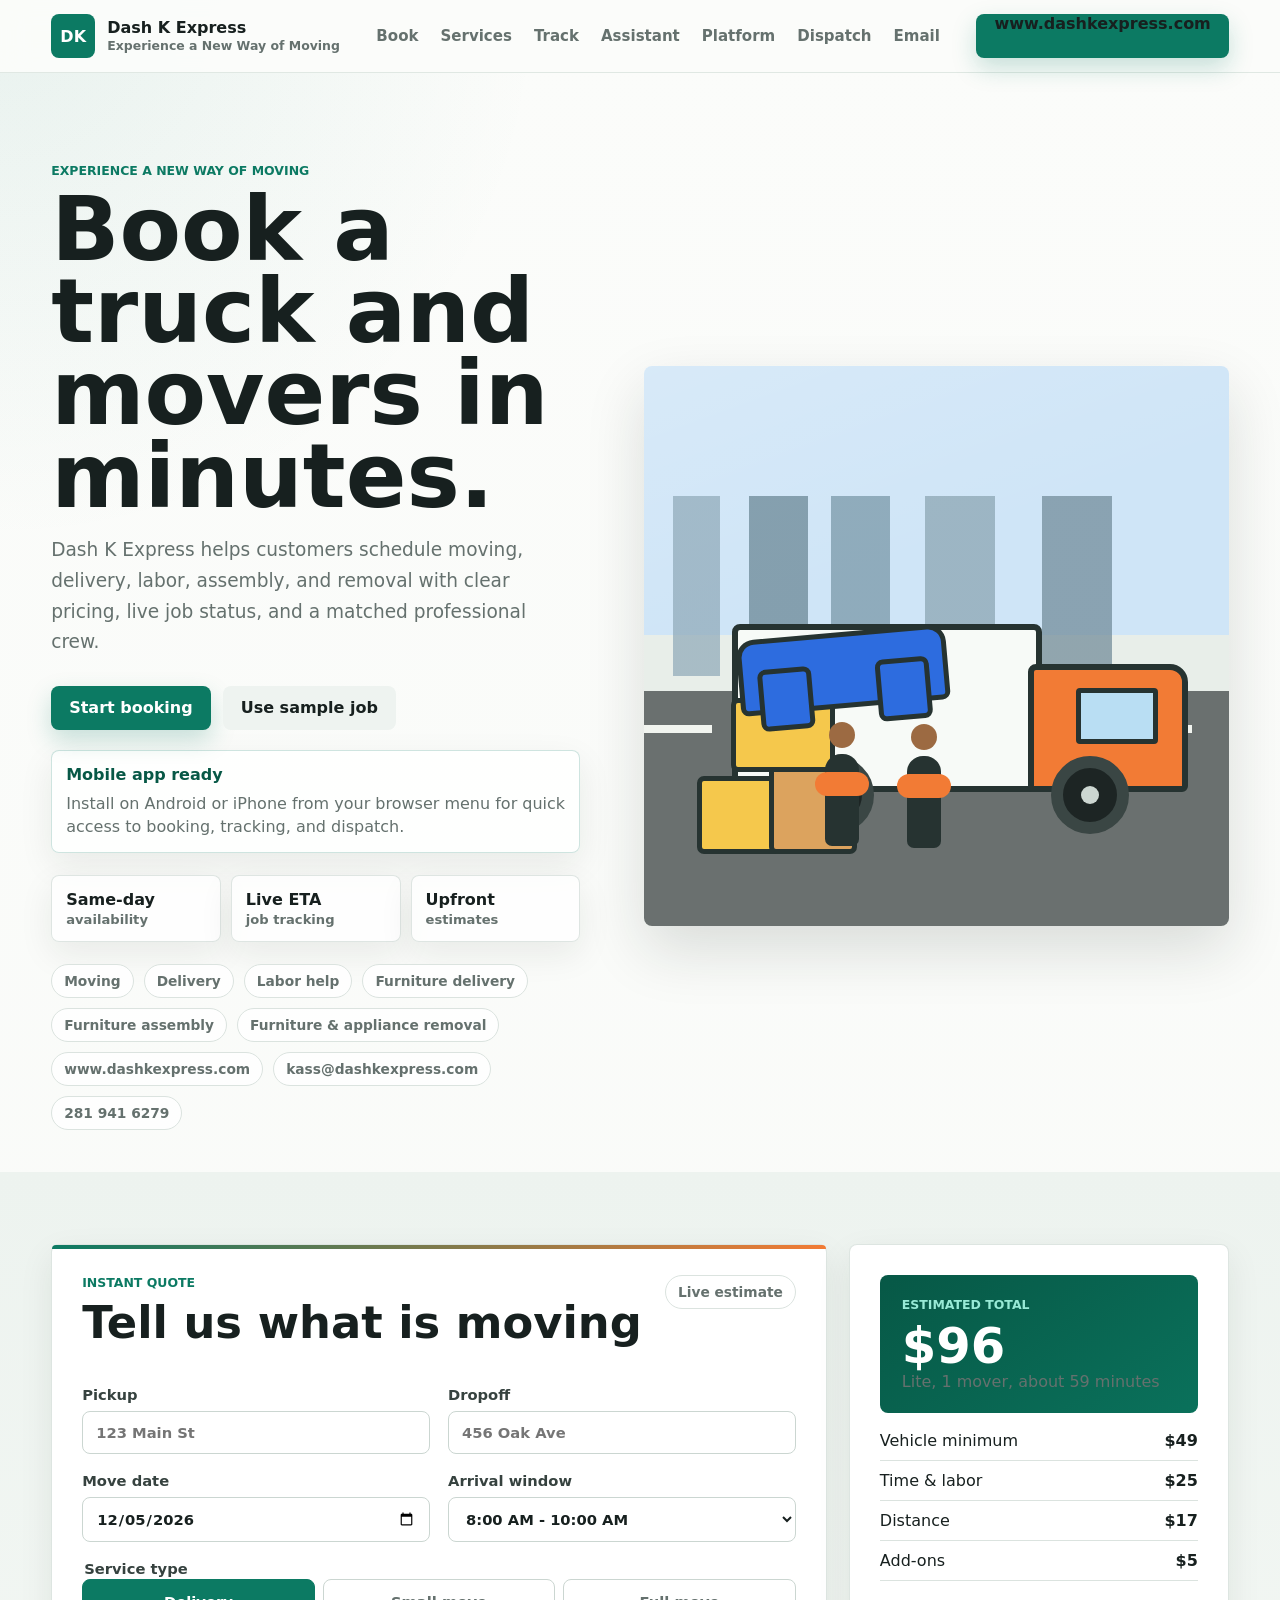
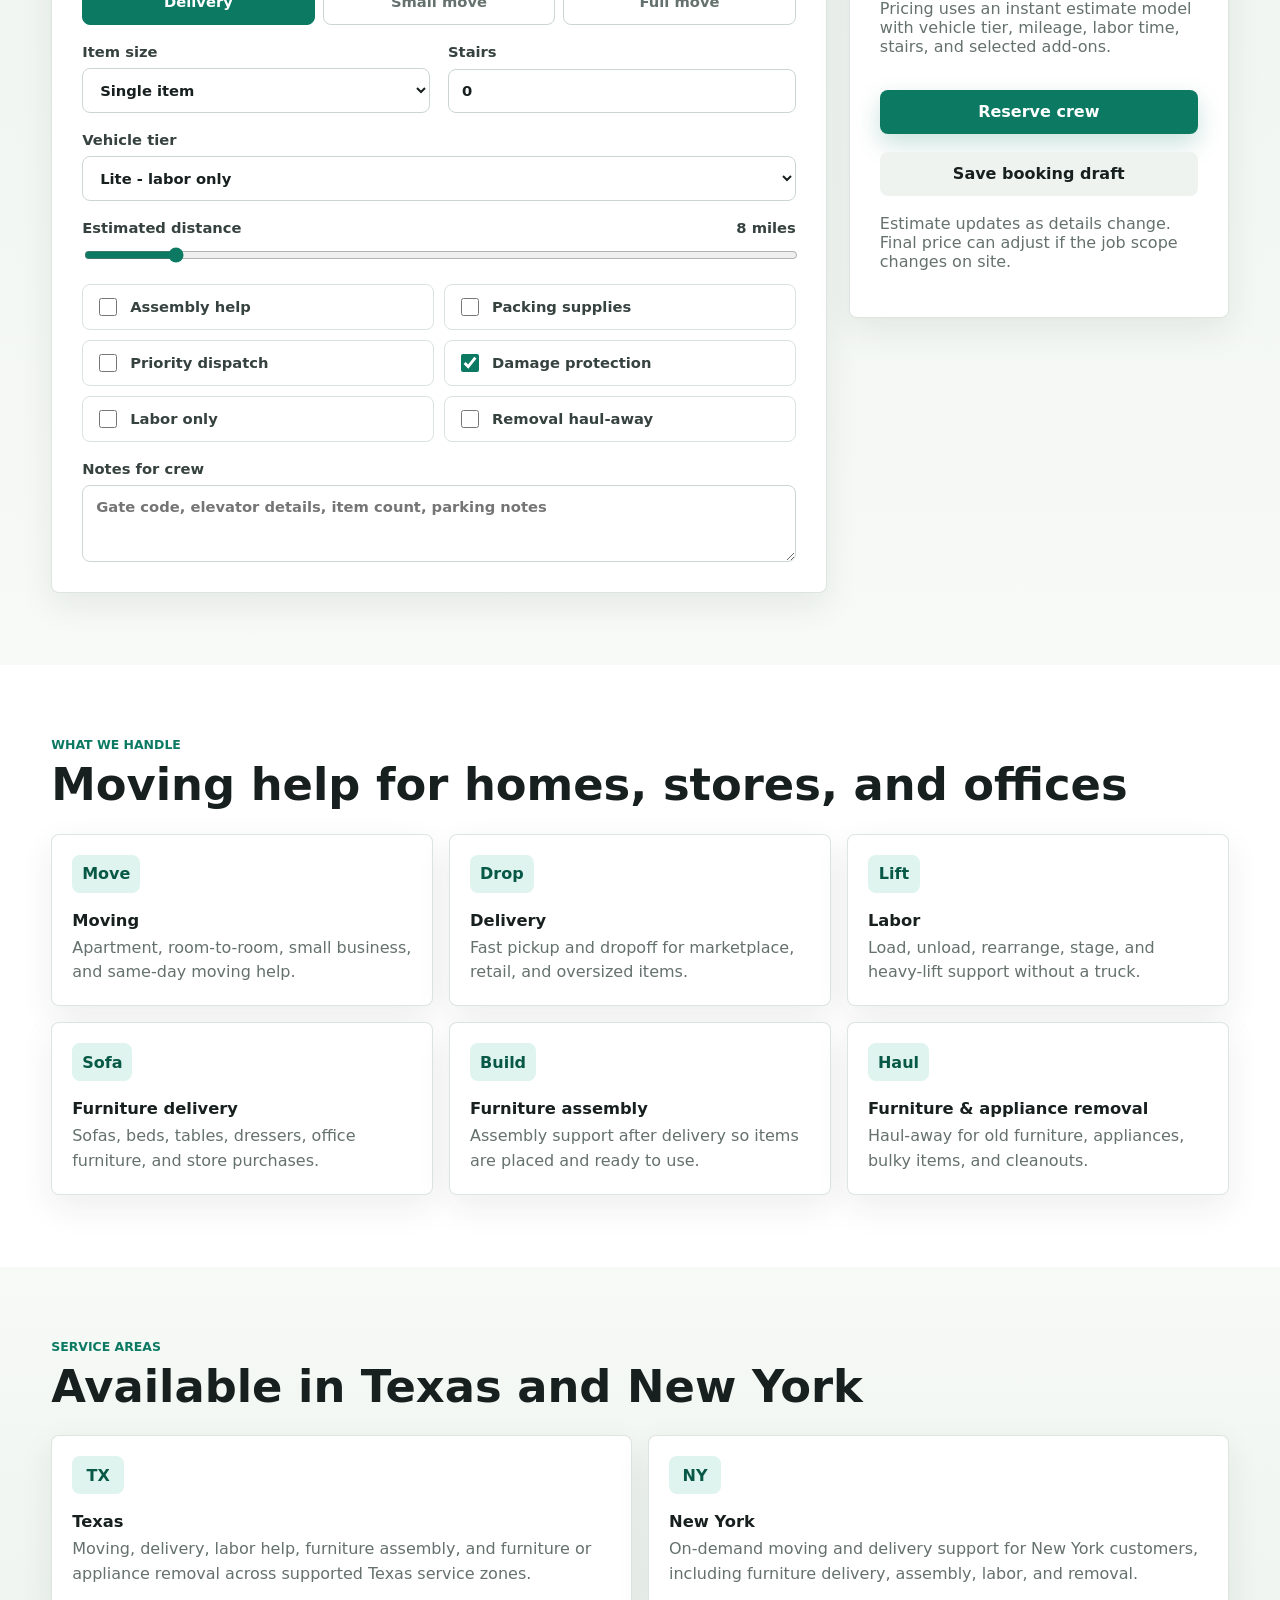
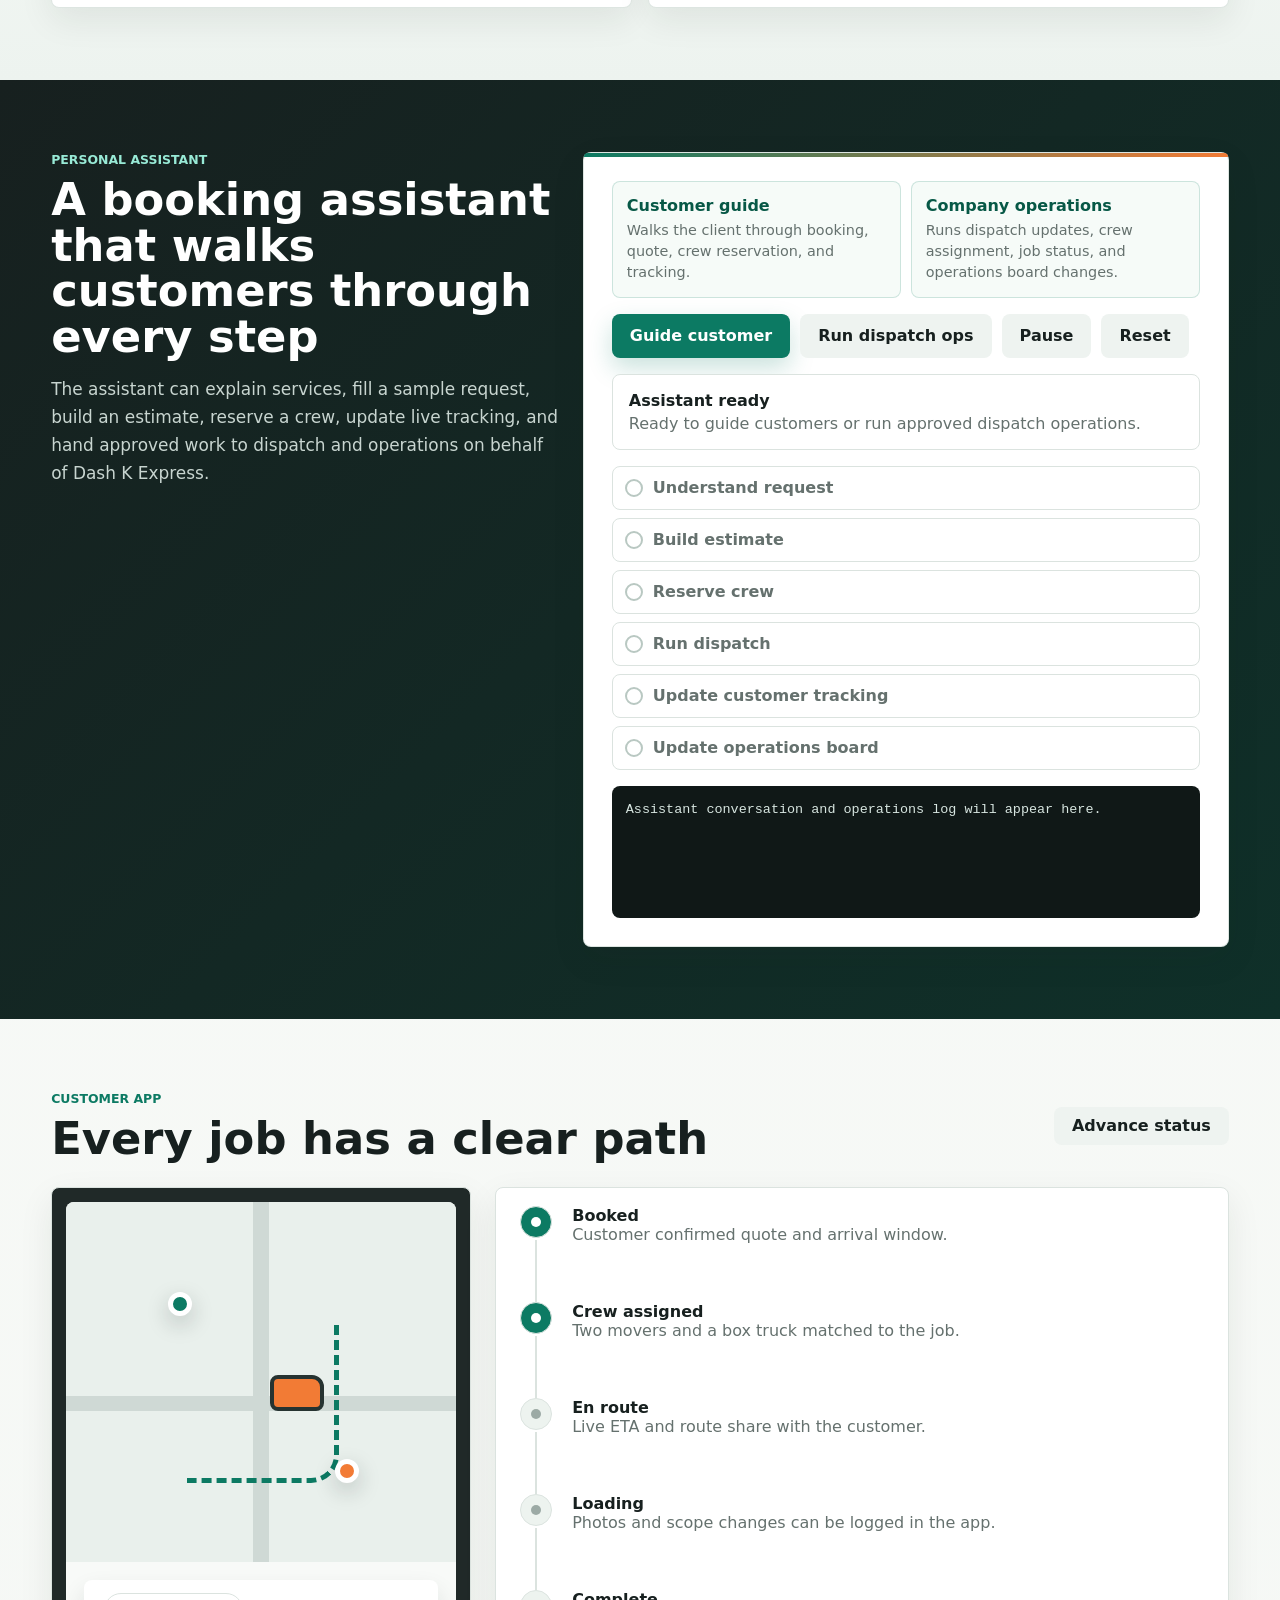
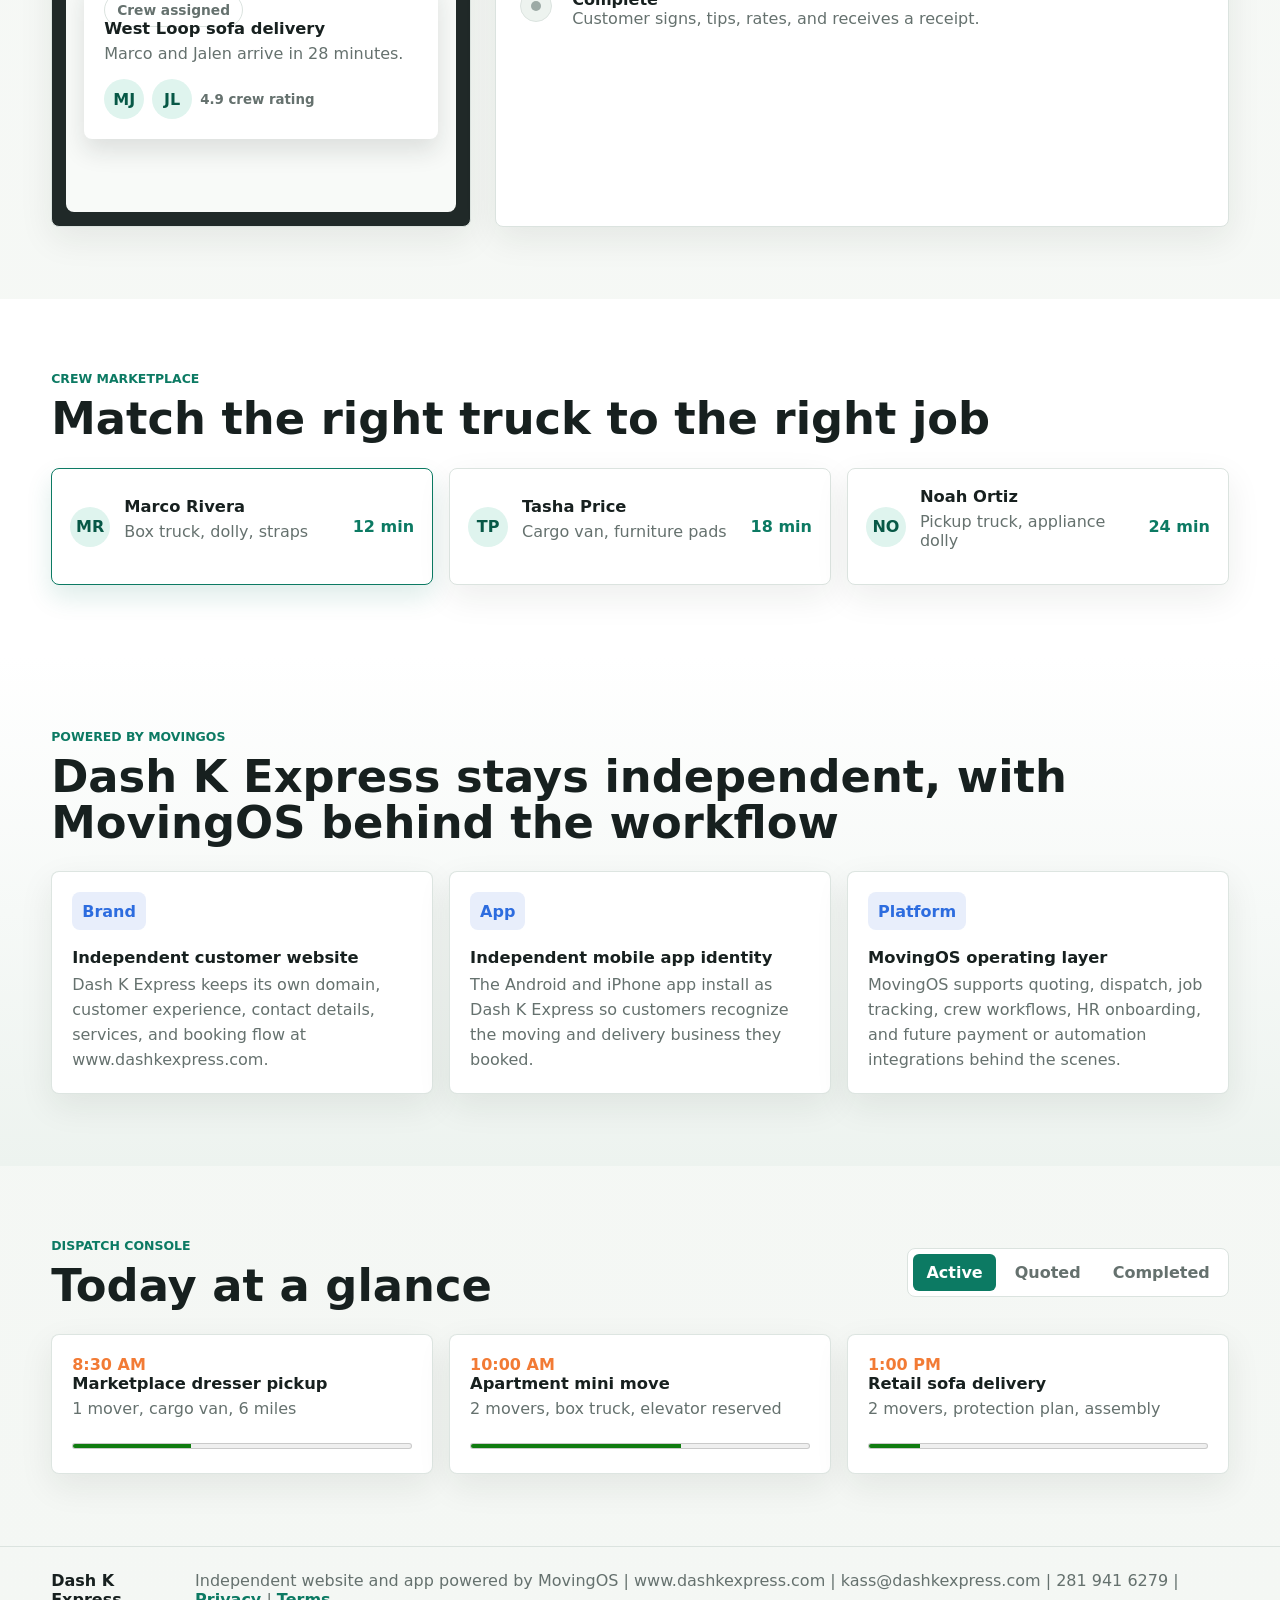
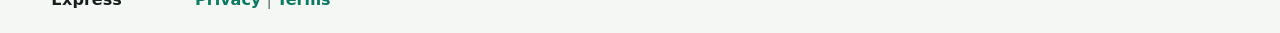
<file: index.html>
<!doctype html>
<html lang="en">
  <head>
    <meta charset="utf-8">
    <meta name="viewport" content="width=device-width, initial-scale=1">
    <title>Dash K Express | Moving & Delivery</title>
    <meta name="description" content="Dash K Express moving and delivery booking app for www.dashkexpress.com. Experience a New Way of Moving. Contact kass@dashkexpress.com or 281 941 6279.">
    <link rel="canonical" href="https://www.dashkexpress.com/">
    <meta name="theme-color" content="#0c7a63">
    <meta name="apple-mobile-web-app-capable" content="yes">
    <meta name="apple-mobile-web-app-status-bar-style" content="default">
    <meta name="apple-mobile-web-app-title" content="Dash K Express">
    <link rel="manifest" href="manifest.webmanifest?v=14">
    <link rel="icon" href="icons/icon.svg" type="image/svg+xml">
    <link rel="apple-touch-icon" href="icons/apple-touch-icon.svg">
    <link rel="stylesheet" href="styles.css?v=13">
  </head>
  <body>
    <header class="topbar">
      <a class="brand" href="#booking" aria-label="Dash K Express home">
        <span class="brand-mark">DK</span>
        <span>
          <strong>Dash K Express</strong>
          <small>Experience a New Way of Moving</small>
        </span>
      </a>
      <nav aria-label="Primary">
        <a href="#booking">Book</a>
        <a href="#services">Services</a>
        <a href="#tracking">Track</a>
        <a href="#assistant">Assistant</a>
        <a href="#platform">Platform</a>
        <a href="#ops">Dispatch</a>
        <a href="mailto:kass@dashkexpress.com">Email</a>
      </nav>
      <a class="call-button" href="https://www.dashkexpress.com/">www.dashkexpress.com</a>
    </header>

    <main>
      <section class="hero" id="booking">
        <div class="hero-copy">
          <p class="eyebrow">Experience a New Way of Moving</p>
          <h1>Book a truck and movers in minutes.</h1>
          <p class="hero-text">Dash K Express helps customers schedule moving, delivery, labor, assembly, and removal with clear pricing, live job status, and a matched professional crew.</p>
          <div class="hero-actions">
            <button class="primary-action" data-scroll-target="quote-form">Start booking</button>
            <button class="ghost-action" data-fill-demo>Use sample job</button>
          </div>
          <div class="app-install-card">
            <span id="app-install-status">Mobile app ready</span>
            <p>Install on Android or iPhone from your browser menu for quick access to booking, tracking, and dispatch.</p>
            <button class="ghost-action compact" type="button" id="install-app-button" hidden>Install app</button>
          </div>
          <div class="hero-metrics" aria-label="Service confidence metrics">
            <div><strong>Same-day</strong><span>availability</span></div>
            <div><strong>Live ETA</strong><span>job tracking</span></div>
            <div><strong>Upfront</strong><span>estimates</span></div>
          </div>
          <div class="service-strip" aria-label="Service highlights">
            <span>Moving</span>
            <span>Delivery</span>
            <span>Labor help</span>
            <span>Furniture delivery</span>
            <span>Furniture assembly</span>
            <span>Furniture & appliance removal</span>
            <span>www.dashkexpress.com</span>
            <span>kass@dashkexpress.com</span>
            <span>281 941 6279</span>
          </div>
        </div>

        <div class="hero-visual" aria-label="Moving crew loading a delivery truck">
          <div class="city-skyline"></div>
          <div class="street"></div>
          <div class="truck">
            <div class="truck-box">
              <span>DASH K</span>
            </div>
            <div class="truck-cab"></div>
            <div class="wheel wheel-one"></div>
            <div class="wheel wheel-two"></div>
          </div>
          <div class="box-stack">
            <span></span>
            <span></span>
            <span></span>
          </div>
          <div class="sofa"></div>
          <div class="mover mover-one"></div>
          <div class="mover mover-two"></div>
        </div>
      </section>

      <section class="booking-grid" aria-label="Booking workspace">
        <form class="booking-panel" id="quote-form">
          <div class="panel-heading">
            <div>
              <p class="eyebrow">Instant quote</p>
              <h2>Tell us what is moving</h2>
            </div>
            <span class="status-pill">Live estimate</span>
          </div>

          <div class="field-row">
            <label>
              Pickup
              <input name="pickup" type="text" placeholder="123 Main St" autocomplete="street-address">
            </label>
            <label>
              Dropoff
              <input name="dropoff" type="text" placeholder="456 Oak Ave" autocomplete="street-address">
            </label>
          </div>

          <div class="field-row">
            <label>
              Move date
              <input name="date" type="date">
            </label>
            <label>
              Arrival window
              <select name="window">
                <option>8:00 AM - 10:00 AM</option>
                <option>10:00 AM - 12:00 PM</option>
                <option>12:00 PM - 2:00 PM</option>
                <option>2:00 PM - 4:00 PM</option>
                <option>4:00 PM - 6:00 PM</option>
              </select>
            </label>
          </div>

          <fieldset class="segmented-control">
            <legend>Service type</legend>
            <label><input type="radio" name="service" value="delivery" checked><span>Delivery</span></label>
            <label><input type="radio" name="service" value="small-move"><span>Small move</span></label>
            <label><input type="radio" name="service" value="full-move"><span>Full move</span></label>
          </fieldset>

          <div class="field-row">
            <label>
              Item size
              <select name="size">
                <option value="single">Single item</option>
                <option value="room">Studio or room</option>
                <option value="apartment">Apartment</option>
                <option value="home">Home</option>
              </select>
            </label>
            <label>
              Stairs
              <input name="stairs" type="number" min="0" max="8" value="0">
            </label>
          </div>

          <label>
            Vehicle tier
            <select name="vehicle">
              <option value="lite">Lite - labor only</option>
              <option value="pickup">Pickup - small item delivery</option>
              <option value="van">Van - furniture delivery</option>
              <option value="xl">XL - large items</option>
              <option value="box">Box truck - apartment move</option>
              <option value="boxPlus">Box+ - larger move</option>
            </select>
          </label>

          <label class="range-label">
            Estimated distance
            <span><output id="distance-output">8</output> miles</span>
            <input name="distance" type="range" min="1" max="60" value="8">
          </label>

          <div class="option-grid">
            <label><input name="assembly" type="checkbox">Assembly help</label>
            <label><input name="packing" type="checkbox">Packing supplies</label>
            <label><input name="priority" type="checkbox">Priority dispatch</label>
            <label><input name="protection" type="checkbox" checked>Damage protection</label>
            <label><input name="labor" type="checkbox">Labor only</label>
            <label><input name="removal" type="checkbox">Removal haul-away</label>
          </div>

          <label>
            Notes for crew
            <textarea name="notes" rows="3" placeholder="Gate code, elevator details, item count, parking notes"></textarea>
          </label>
        </form>

        <aside class="estimate-panel" aria-live="polite">
          <div class="estimate-card">
            <p class="eyebrow">Estimated total</p>
            <strong id="estimate-total">$118</strong>
            <span id="estimate-detail">2 movers, 1 truck, about 70 minutes</span>
          </div>
          <dl class="price-breakdown">
            <div><dt>Vehicle minimum</dt><dd id="base-price">$89</dd></div>
            <div><dt>Time & labor</dt><dd id="labor-price">$0</dd></div>
            <div><dt>Distance</dt><dd id="distance-price">$24</dd></div>
            <div><dt>Add-ons</dt><dd id="addon-price">$5</dd></div>
          </dl>
          <p class="fine-print">Pricing uses an instant estimate model with vehicle tier, mileage, labor time, stairs, and selected add-ons.</p>
          <button class="primary-action wide" id="book-button" type="button">Reserve crew</button>
          <button class="ghost-action wide" id="save-draft-button" type="button">Save booking draft</button>
          <p class="fine-print">Estimate updates as details change. Final price can adjust if the job scope changes on site.</p>
        </aside>
      </section>

      <section class="services" id="services">
        <div class="section-heading">
          <div>
            <p class="eyebrow">What we handle</p>
            <h2>Moving help for homes, stores, and offices</h2>
          </div>
        </div>

        <div class="service-grid">
          <article>
            <span>Move</span>
            <h3>Moving</h3>
            <p>Apartment, room-to-room, small business, and same-day moving help.</p>
          </article>
          <article>
            <span>Drop</span>
            <h3>Delivery</h3>
            <p>Fast pickup and dropoff for marketplace, retail, and oversized items.</p>
          </article>
          <article>
            <span>Lift</span>
            <h3>Labor</h3>
            <p>Load, unload, rearrange, stage, and heavy-lift support without a truck.</p>
          </article>
          <article>
            <span>Sofa</span>
            <h3>Furniture delivery</h3>
            <p>Sofas, beds, tables, dressers, office furniture, and store purchases.</p>
          </article>
          <article>
            <span>Build</span>
            <h3>Furniture assembly</h3>
            <p>Assembly support after delivery so items are placed and ready to use.</p>
          </article>
          <article>
            <span>Haul</span>
            <h3>Furniture & appliance removal</h3>
            <p>Haul-away for old furniture, appliances, bulky items, and cleanouts.</p>
          </article>
        </div>
      </section>

      <section class="service-areas" id="service-areas">
        <div class="section-heading">
          <div>
            <p class="eyebrow">Service areas</p>
            <h2>Available in Texas and New York</h2>
          </div>
        </div>

        <div class="area-grid">
          <article>
            <span>TX</span>
            <h3>Texas</h3>
            <p>Moving, delivery, labor help, furniture assembly, and furniture or appliance removal across supported Texas service zones.</p>
          </article>
          <article>
            <span>NY</span>
            <h3>New York</h3>
            <p>On-demand moving and delivery support for New York customers, including furniture delivery, assembly, labor, and removal.</p>
          </article>
        </div>
      </section>

      <section class="agent-console" id="assistant" aria-label="Personal assistant">
        <div class="agent-copy">
          <p class="eyebrow">Personal assistant</p>
          <h2>A booking assistant that walks customers through every step</h2>
          <p>The assistant can explain services, fill a sample request, build an estimate, reserve a crew, update live tracking, and hand approved work to dispatch and operations on behalf of Dash K Express.</p>
        </div>

        <div class="agent-panel">
          <div class="assistant-mode" aria-label="Assistant modes">
            <article>
              <strong>Customer guide</strong>
              <span>Walks the client through booking, quote, crew reservation, and tracking.</span>
            </article>
            <article>
              <strong>Company operations</strong>
              <span>Runs dispatch updates, crew assignment, job status, and operations board changes.</span>
            </article>
          </div>

          <div class="agent-toolbar">
            <button class="primary-action" type="button" data-agent-run>Guide customer</button>
            <button class="ghost-action" type="button" data-agent-ops>Run dispatch ops</button>
            <button class="ghost-action" type="button" data-agent-pause>Pause</button>
            <button class="ghost-action" type="button" data-agent-reset>Reset</button>
          </div>

          <div class="agent-status-card">
            <div>
              <strong id="agent-status">Assistant ready</strong>
              <p id="agent-detail">Ready to guide customers or run approved dispatch operations.</p>
            </div>
          </div>

          <ol class="agent-steps" id="agent-steps">
            <li data-step="quote"><span></span>Understand request</li>
            <li data-step="estimate"><span></span>Build estimate</li>
            <li data-step="reserve"><span></span>Reserve crew</li>
            <li data-step="dispatch"><span></span>Run dispatch</li>
            <li data-step="track"><span></span>Update customer tracking</li>
            <li data-step="ops"><span></span>Update operations board</li>
          </ol>

          <div class="agent-log" id="agent-log" aria-live="polite">
            <p>Assistant conversation and operations log will appear here.</p>
          </div>
        </div>
      </section>

      <section class="dashboard" id="tracking">
        <div class="section-heading">
          <div>
            <p class="eyebrow">Customer app</p>
            <h2>Every job has a clear path</h2>
          </div>
          <button class="ghost-action compact" data-advance-status>Advance status</button>
        </div>

        <div class="tracking-layout">
          <div class="phone-shell">
            <div class="phone-screen">
              <div class="map-panel">
                <span class="route-dot pickup-dot"></span>
                <span class="route-line"></span>
                <span class="route-dot dropoff-dot"></span>
                <span class="van-marker"></span>
              </div>
              <div class="job-card">
                <span class="status-pill" id="mobile-status">Crew assigned</span>
                <h3>West Loop sofa delivery</h3>
                <p id="mobile-detail">Marco and Jalen arrive in 28 minutes.</p>
                <div class="crew-mini">
                  <span>MJ</span>
                  <span>JL</span>
                  <small>4.9 crew rating</small>
                </div>
              </div>
            </div>
          </div>

          <ol class="timeline" id="timeline">
            <li class="done"><span></span><strong>Booked</strong><p>Customer confirmed quote and arrival window.</p></li>
            <li class="done"><span></span><strong>Crew assigned</strong><p>Two movers and a box truck matched to the job.</p></li>
            <li><span></span><strong>En route</strong><p>Live ETA and route share with the customer.</p></li>
            <li><span></span><strong>Loading</strong><p>Photos and scope changes can be logged in the app.</p></li>
            <li><span></span><strong>Complete</strong><p>Customer signs, tips, rates, and receives a receipt.</p></li>
          </ol>
        </div>
      </section>

      <section class="crews" id="teams">
        <div class="section-heading">
          <div>
            <p class="eyebrow">Crew marketplace</p>
            <h2>Match the right truck to the right job</h2>
          </div>
        </div>
        <div class="crew-grid">
          <article class="crew-card active" data-crew="marco">
            <span class="avatar">MR</span>
            <div>
              <h3>Marco Rivera</h3>
              <p>Box truck, dolly, straps</p>
            </div>
            <strong>12 min</strong>
          </article>
          <article class="crew-card" data-crew="tasha">
            <span class="avatar">TP</span>
            <div>
              <h3>Tasha Price</h3>
              <p>Cargo van, furniture pads</p>
            </div>
            <strong>18 min</strong>
          </article>
          <article class="crew-card" data-crew="noah">
            <span class="avatar">NO</span>
            <div>
              <h3>Noah Ortiz</h3>
              <p>Pickup truck, appliance dolly</p>
            </div>
            <strong>24 min</strong>
          </article>
        </div>
      </section>

      <section class="platform-section" id="platform">
        <div class="section-heading">
          <div>
            <p class="eyebrow">Powered by MovingOS</p>
            <h2>Dash K Express stays independent, with MovingOS behind the workflow</h2>
          </div>
        </div>

        <div class="platform-grid">
          <article>
            <span>Brand</span>
            <h3>Independent customer website</h3>
            <p>Dash K Express keeps its own domain, customer experience, contact details, services, and booking flow at www.dashkexpress.com.</p>
          </article>
          <article>
            <span>App</span>
            <h3>Independent mobile app identity</h3>
            <p>The Android and iPhone app install as Dash K Express so customers recognize the moving and delivery business they booked.</p>
          </article>
          <article>
            <span>Platform</span>
            <h3>MovingOS operating layer</h3>
            <p>MovingOS supports quoting, dispatch, job tracking, crew workflows, HR onboarding, and future payment or automation integrations behind the scenes.</p>
          </article>
        </div>
      </section>

      <section class="ops-board" id="ops">
        <div class="section-heading">
          <div>
            <p class="eyebrow">Dispatch console</p>
            <h2>Today at a glance</h2>
          </div>
          <div class="ops-tabs" role="tablist" aria-label="Dispatch filters">
            <button class="active" type="button">Active</button>
            <button type="button">Quoted</button>
            <button type="button">Completed</button>
          </div>
        </div>

        <div class="ops-columns">
          <article data-job-card="quoted">
            <span>8:30 AM</span>
            <h3>Marketplace dresser pickup</h3>
            <p>1 mover, cargo van, 6 miles</p>
            <meter min="0" max="100" value="35"></meter>
          </article>
          <article data-job-card="active">
            <span>10:00 AM</span>
            <h3>Apartment mini move</h3>
            <p>2 movers, box truck, elevator reserved</p>
            <meter min="0" max="100" value="62"></meter>
          </article>
          <article data-job-card="assigned">
            <span>1:00 PM</span>
            <h3>Retail sofa delivery</h3>
            <p>2 movers, protection plan, assembly</p>
            <meter min="0" max="100" value="15"></meter>
          </article>
        </div>
      </section>
    </main>

    <footer>
      <strong>Dash K Express</strong>
      <span>Independent website and app powered by MovingOS | www.dashkexpress.com | kass@dashkexpress.com | 281 941 6279 | <a href="privacy.html">Privacy</a> | <a href="terms.html">Terms</a></span>
    </footer>

    <nav class="mobile-tabbar" aria-label="Mobile app navigation">
      <a href="#booking"><span>Book</span></a>
      <a href="#services"><span>Services</span></a>
      <a href="#tracking"><span>Track</span></a>
      <a href="#assistant"><span>Help</span></a>
    </nav>

    <script src="app.js?v=13"></script>
  </body>
</html>
</file>
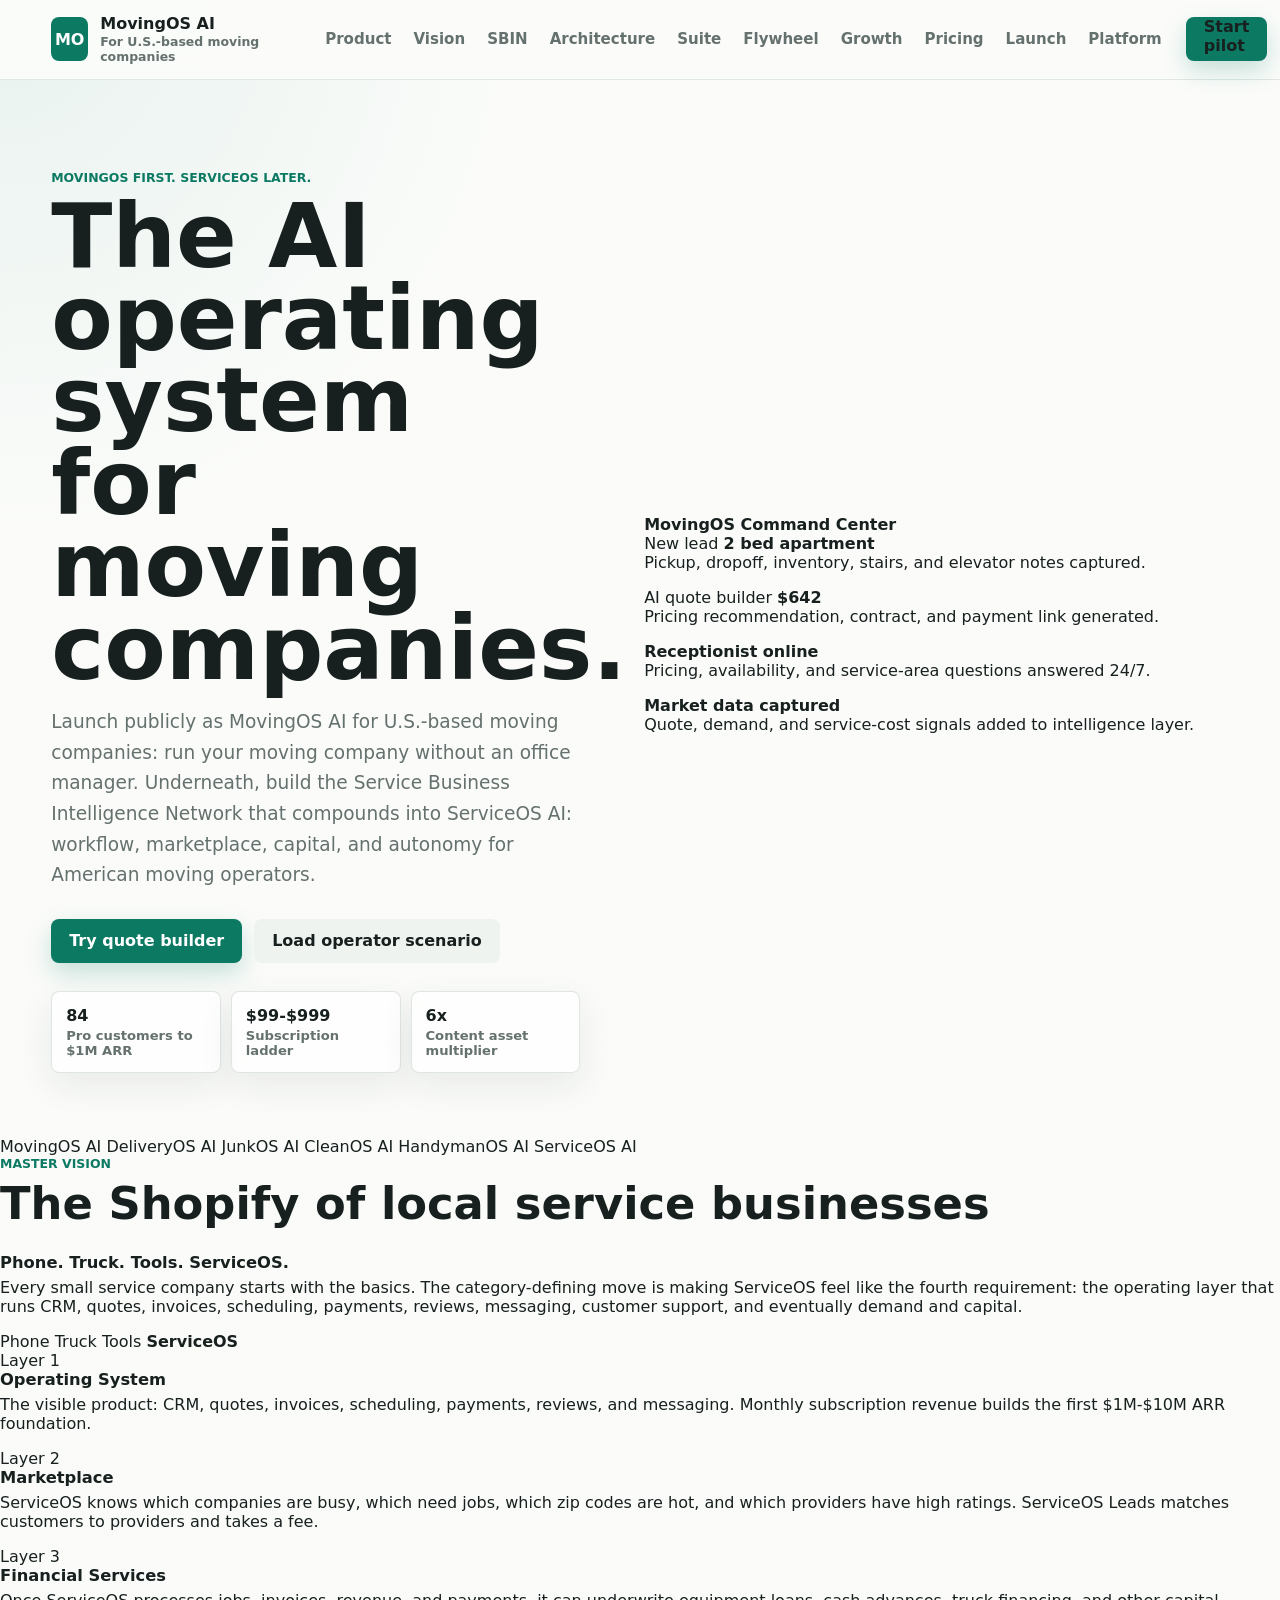
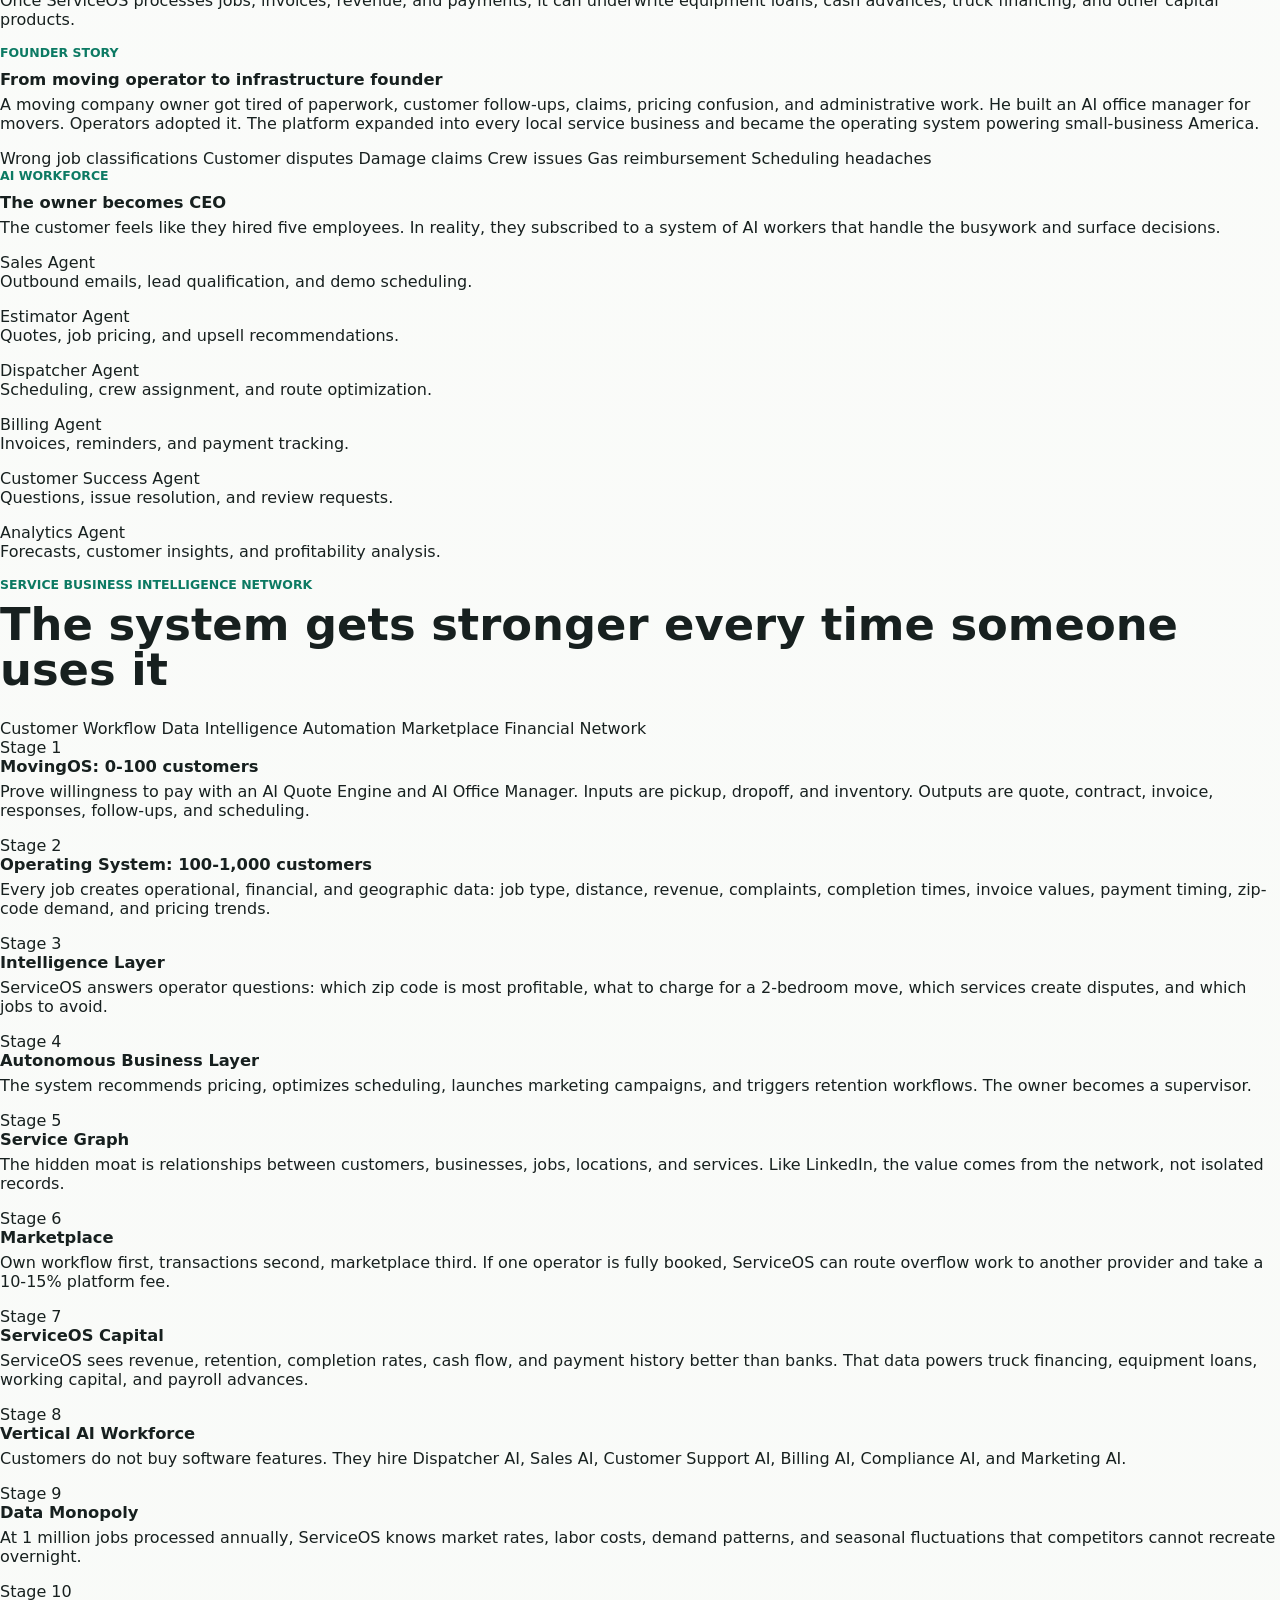
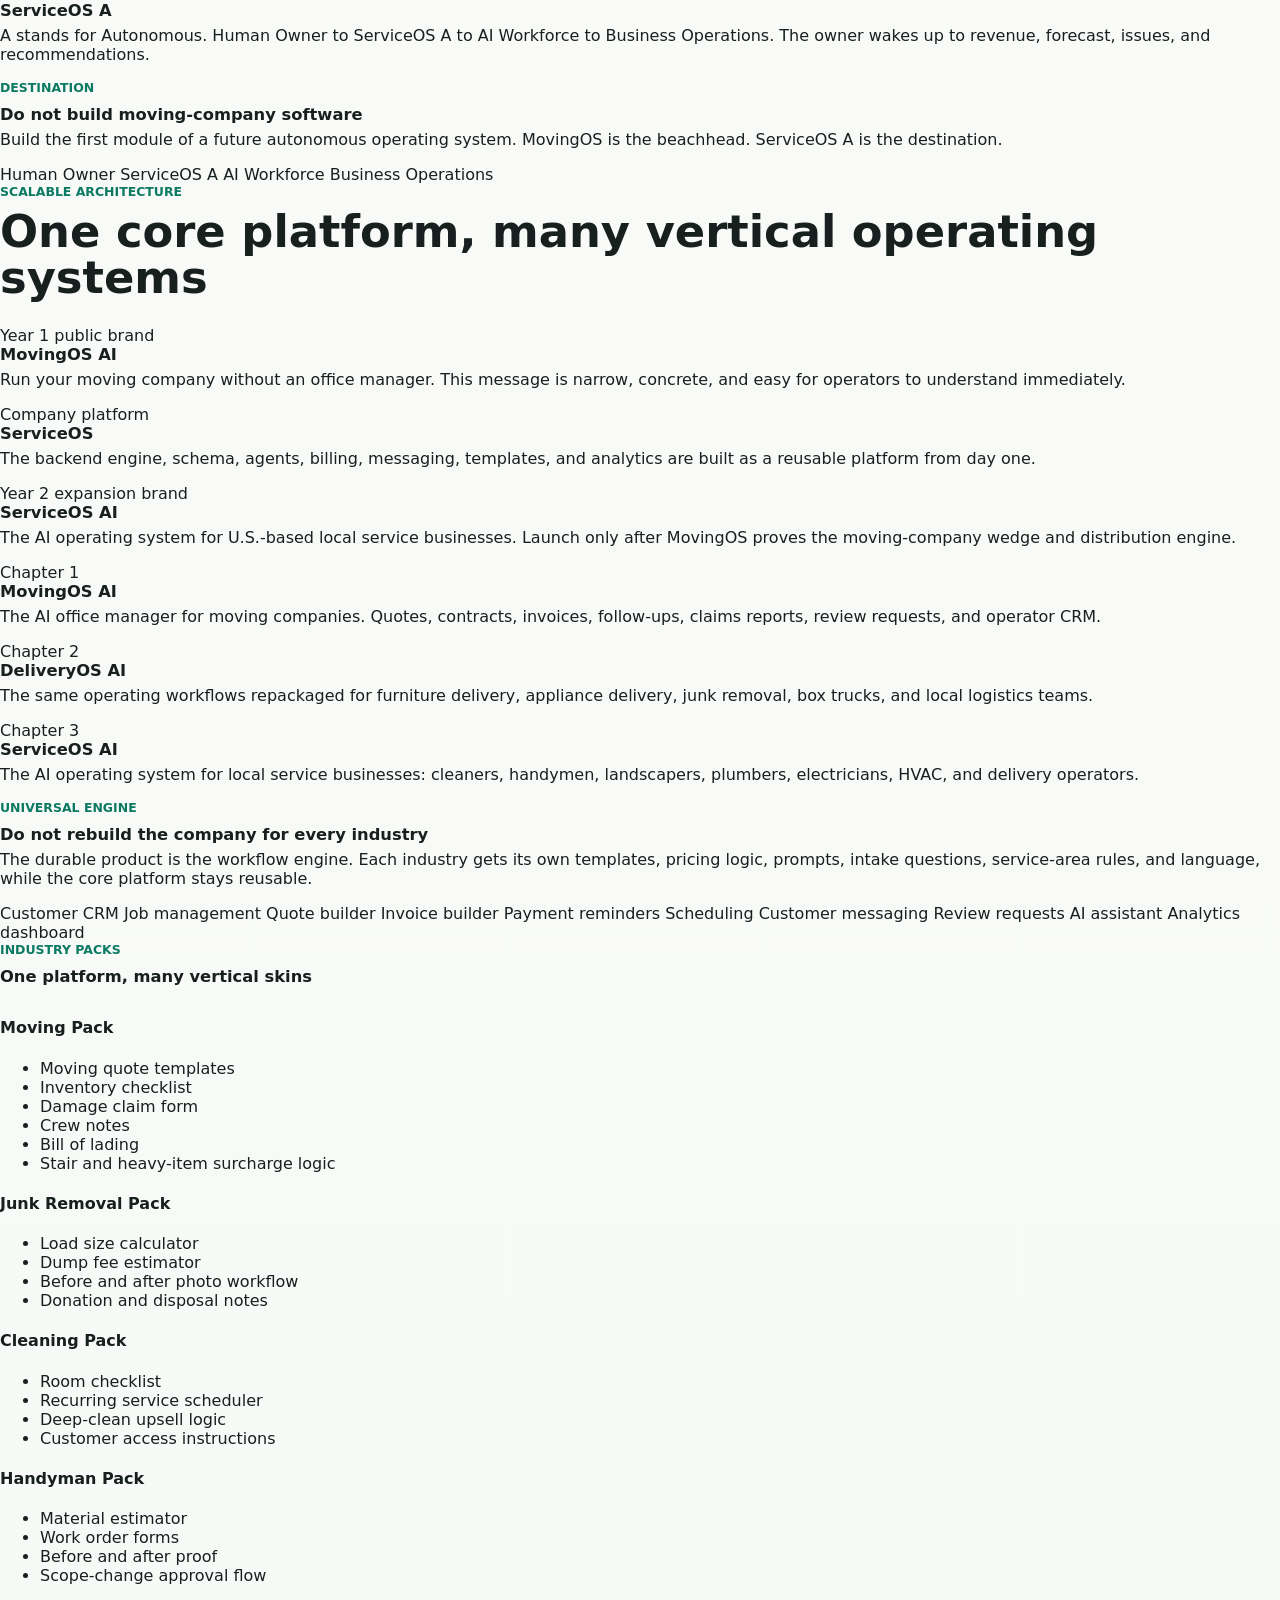
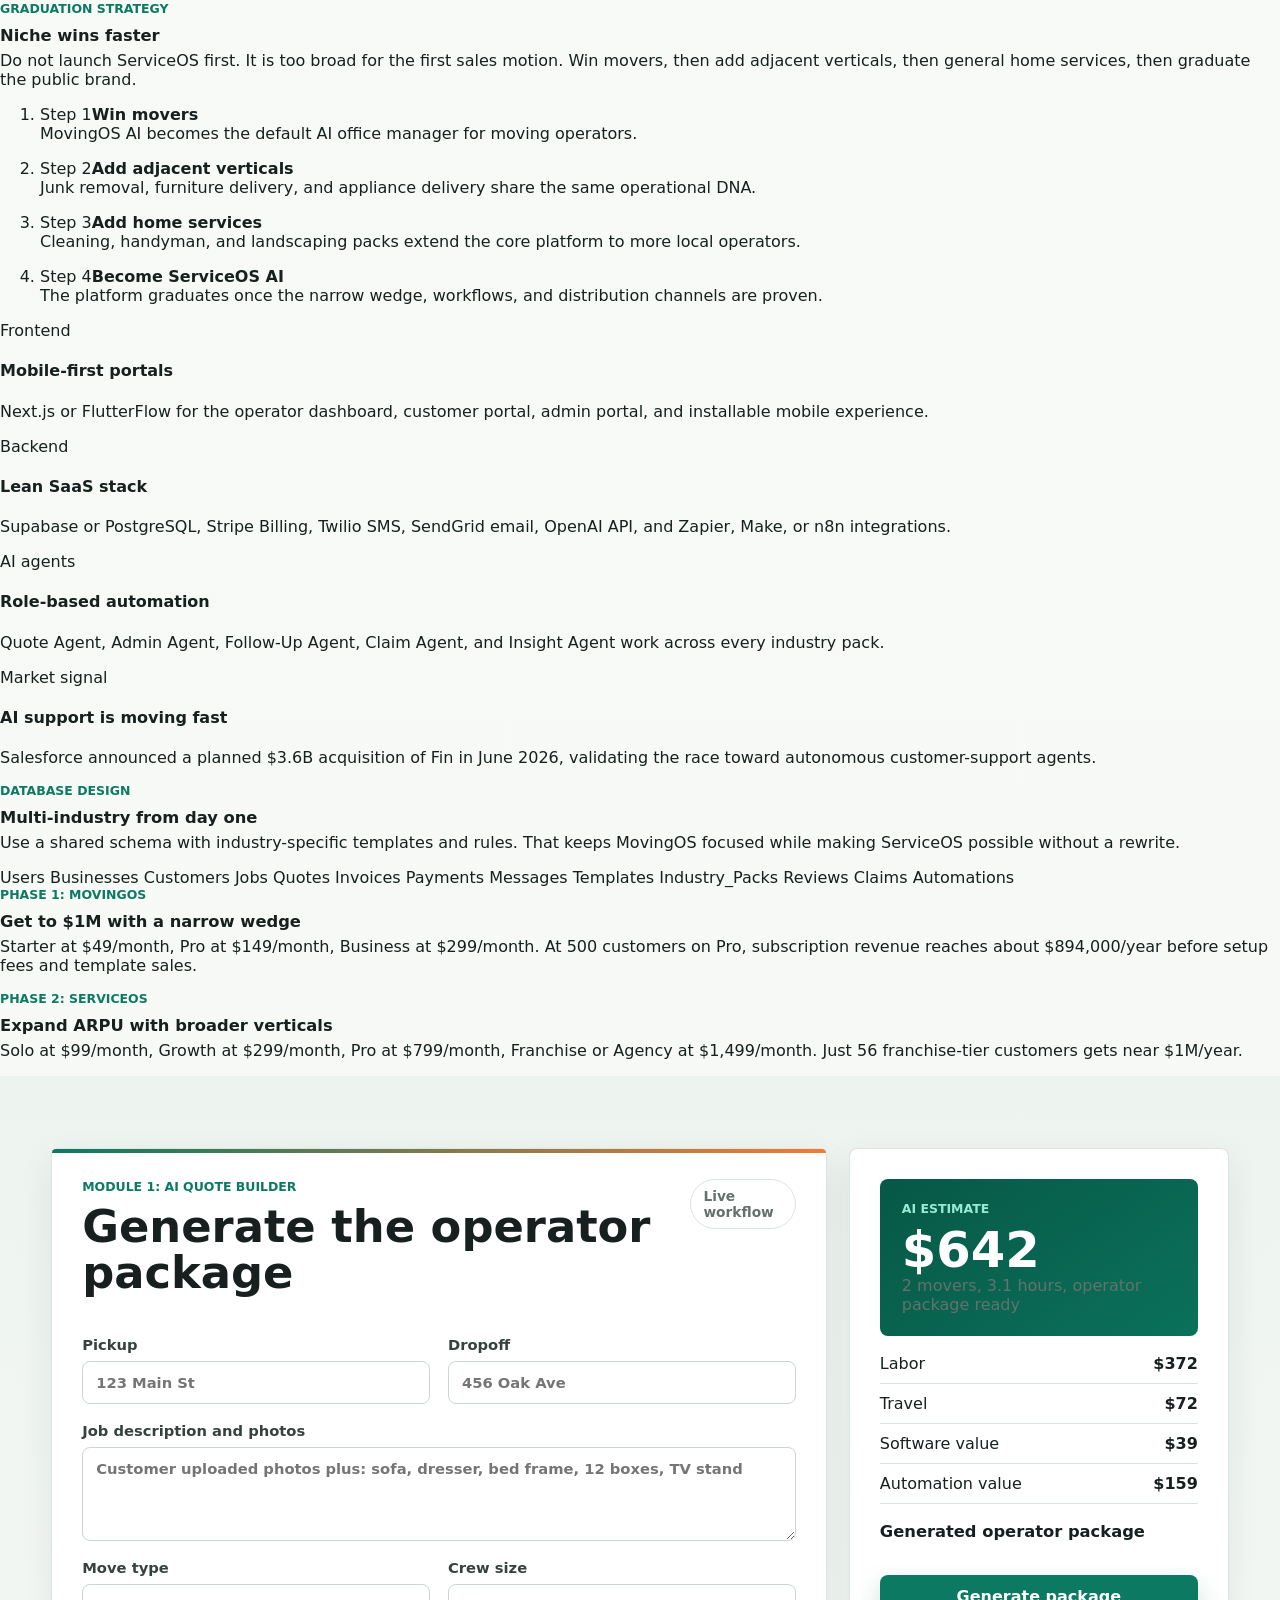
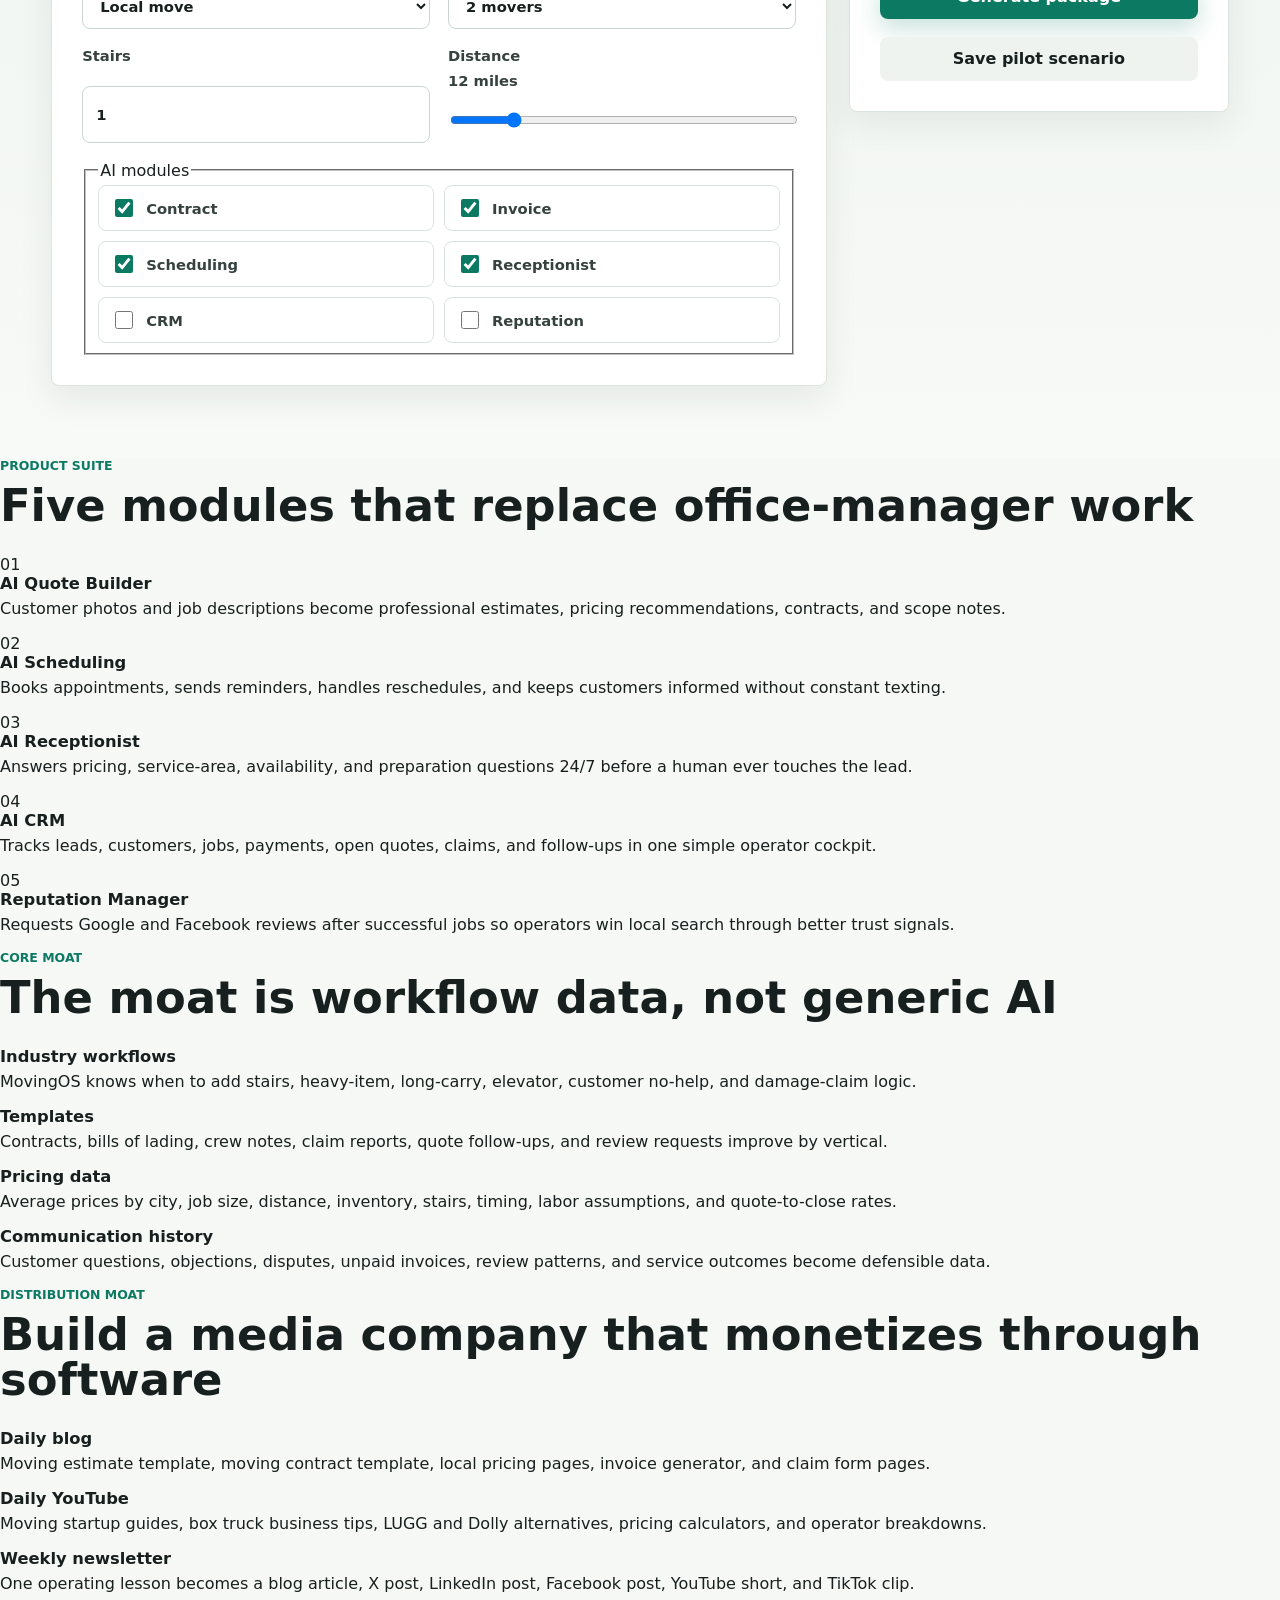
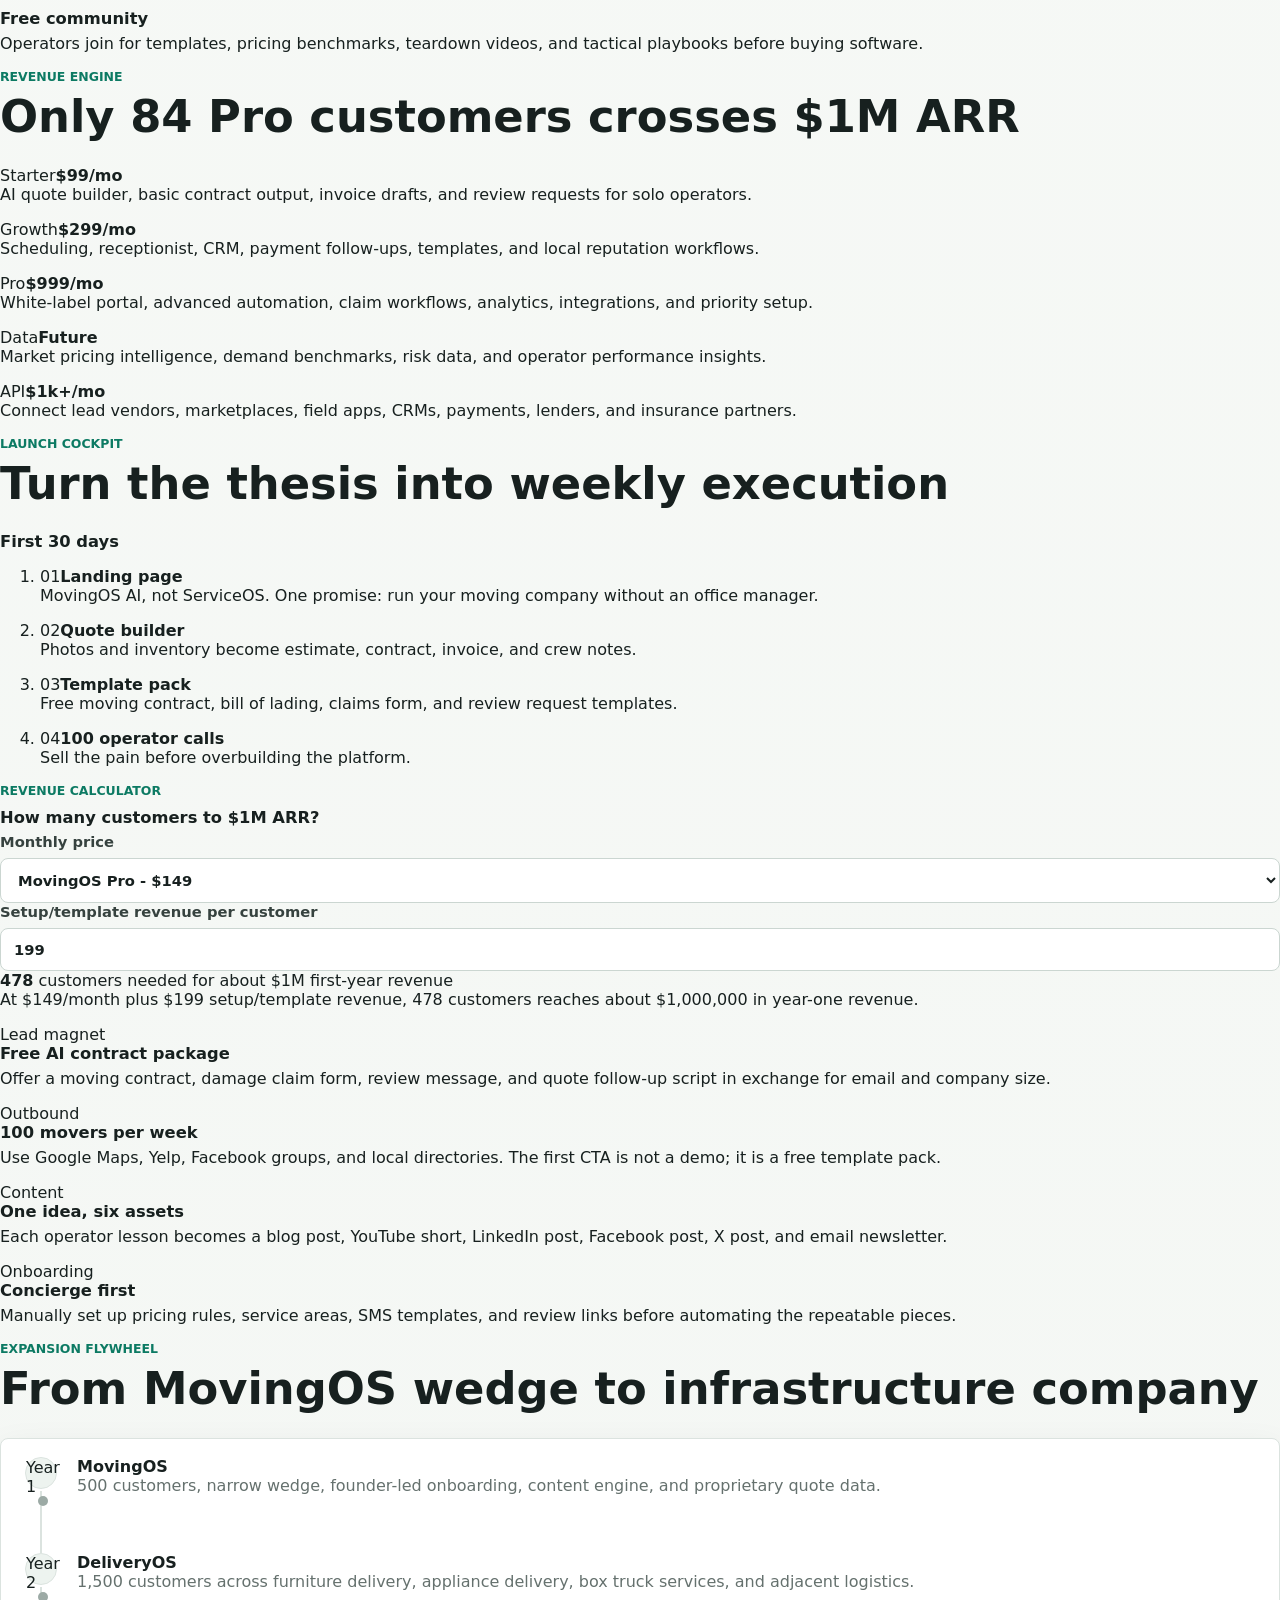
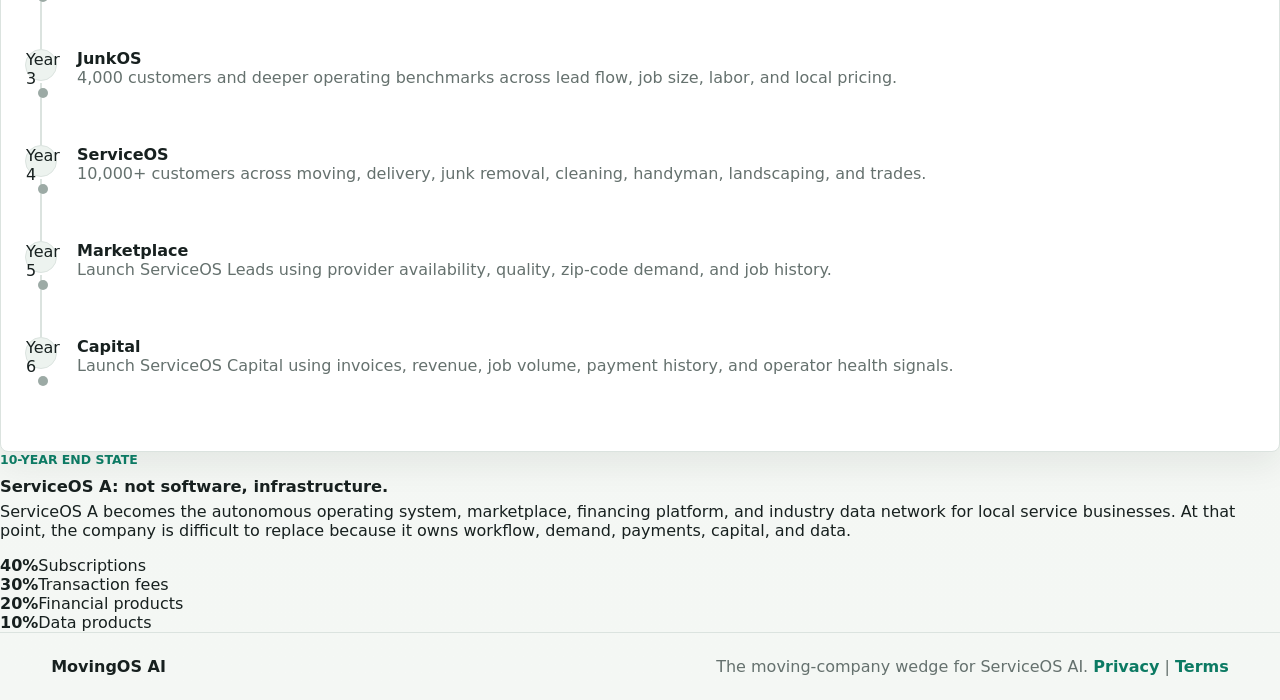
<file: movingos-ai.html>
<!doctype html>
<html lang="en">
  <head>
    <meta charset="utf-8">
    <meta name="viewport" content="width=device-width, initial-scale=1">
    <title>MovingOS AI | The AI operating system for moving companies</title>
    <meta name="description" content="MovingOS AI is built for U.S.-based moving companies: AI quotes, scheduling, receptionist, CRM, payments, reviews, claims, and market intelligence for moving operators.">
    <link rel="canonical" href="https://www.dashkexpress.com/">
    <meta name="theme-color" content="#111827">
    <meta name="apple-mobile-web-app-capable" content="yes">
    <meta name="apple-mobile-web-app-status-bar-style" content="default">
    <meta name="apple-mobile-web-app-title" content="MovingOS AI">
    <link rel="manifest" href="manifest.webmanifest">
    <link rel="icon" href="icons/icon.svg" type="image/svg+xml">
    <link rel="apple-touch-icon" href="icons/apple-touch-icon.svg">
    <link rel="stylesheet" href="styles.css?v=8">
  </head>
  <body>
    <header class="topbar">
      <a class="brand" href="#product" aria-label="MovingOS AI home">
        <span class="brand-mark">MO</span>
        <span>
          <strong>MovingOS AI</strong>
          <small>For U.S.-based moving companies</small>
        </span>
      </a>
      <nav aria-label="Primary">
        <a href="#product">Product</a>
        <a href="#vision">Vision</a>
        <a href="#sbin">SBIN</a>
        <a href="#architecture">Architecture</a>
        <a href="#suite">Suite</a>
        <a href="#flywheel">Flywheel</a>
        <a href="#growth">Growth</a>
        <a href="#pricing">Pricing</a>
        <a href="#launch">Launch</a>
        <a href="#platform">Platform</a>
      </nav>
      <a class="call-button" href="mailto:kass@dashkexpress.com">Start pilot</a>
    </header>

    <main>
      <section class="hero" id="product">
        <div class="hero-copy">
          <p class="eyebrow">MovingOS first. ServiceOS later.</p>
          <h1>The AI operating system for moving companies.</h1>
          <p class="hero-text">Launch publicly as MovingOS AI for U.S.-based moving companies: run your moving company without an office manager. Underneath, build the Service Business Intelligence Network that compounds into ServiceOS AI: workflow, marketplace, capital, and autonomy for American moving operators.</p>
          <div class="hero-actions">
            <button class="primary-action" type="button" data-scroll-target="dispatcher-demo">Try quote builder</button>
            <button class="ghost-action" type="button" data-fill-demo>Load operator scenario</button>
          </div>
          <div class="hero-metrics" aria-label="Company targets">
            <div><strong>84</strong><span>Pro customers to $1M ARR</span></div>
            <div><strong>$99-$999</strong><span>Subscription ladder</span></div>
            <div><strong>6x</strong><span>Content asset multiplier</span></div>
          </div>
        </div>

        <div class="command-center" aria-label="MovingOS product dashboard preview">
          <div class="window-bar">
            <span></span>
            <span></span>
            <span></span>
            <strong>MovingOS Command Center</strong>
          </div>
          <div class="dashboard-grid">
            <article class="metric-tile">
              <span>New lead</span>
              <strong>2 bed apartment</strong>
              <p>Pickup, dropoff, inventory, stairs, and elevator notes captured.</p>
            </article>
            <article class="metric-tile accent">
              <span>AI quote builder</span>
              <strong>$642</strong>
              <p>Pricing recommendation, contract, and payment link generated.</p>
            </article>
            <article class="workflow-card">
              <span class="status-dot"></span>
              <div>
                <strong>Receptionist online</strong>
                <p>Pricing, availability, and service-area questions answered 24/7.</p>
              </div>
            </article>
            <article class="workflow-card">
              <span class="status-dot orange"></span>
              <div>
                <strong>Market data captured</strong>
                <p>Quote, demand, and service-cost signals added to intelligence layer.</p>
              </div>
            </article>
          </div>
          <div class="pipeline">
            <span style="width: 24%"></span>
            <span style="width: 42%"></span>
            <span style="width: 68%"></span>
            <span style="width: 86%"></span>
          </div>
        </div>
      </section>

      <section class="market-strip" aria-label="Expansion path">
        <span>MovingOS AI</span>
        <span>DeliveryOS AI</span>
        <span>JunkOS AI</span>
        <span>CleanOS AI</span>
        <span>HandymanOS AI</span>
        <span>ServiceOS AI</span>
      </section>

      <section class="master-vision" id="vision">
        <div class="section-heading">
          <div>
            <p class="eyebrow">Master vision</p>
            <h2>The Shopify of local service businesses</h2>
          </div>
        </div>

        <div class="vision-hero">
          <div>
            <h3>Phone. Truck. Tools. ServiceOS.</h3>
            <p>Every small service company starts with the basics. The category-defining move is making ServiceOS feel like the fourth requirement: the operating layer that runs CRM, quotes, invoices, scheduling, payments, reviews, messaging, customer support, and eventually demand and capital.</p>
          </div>
          <div class="requirement-stack" aria-label="Service business requirements">
            <span>Phone</span>
            <span>Truck</span>
            <span>Tools</span>
            <strong>ServiceOS</strong>
          </div>
        </div>

        <div class="empire-grid">
          <article>
            <span>Layer 1</span>
            <h3>Operating System</h3>
            <p>The visible product: CRM, quotes, invoices, scheduling, payments, reviews, and messaging. Monthly subscription revenue builds the first $1M-$10M ARR foundation.</p>
          </article>
          <article>
            <span>Layer 2</span>
            <h3>Marketplace</h3>
            <p>ServiceOS knows which companies are busy, which need jobs, which zip codes are hot, and which providers have high ratings. ServiceOS Leads matches customers to providers and takes a fee.</p>
          </article>
          <article>
            <span>Layer 3</span>
            <h3>Financial Services</h3>
            <p>Once ServiceOS processes jobs, invoices, revenue, and payments, it can underwrite equipment loans, cash advances, truck financing, and other capital products.</p>
          </article>
        </div>

        <div class="founder-story">
          <div>
            <p class="eyebrow">Founder story</p>
            <h3>From moving operator to infrastructure founder</h3>
            <p>A moving company owner got tired of paperwork, customer follow-ups, claims, pricing confusion, and administrative work. He built an AI office manager for movers. Operators adopted it. The platform expanded into every local service business and became the operating system powering small-business America.</p>
          </div>
          <div class="domain-edge">
            <span>Wrong job classifications</span>
            <span>Customer disputes</span>
            <span>Damage claims</span>
            <span>Crew issues</span>
            <span>Gas reimbursement</span>
            <span>Scheduling headaches</span>
          </div>
        </div>

        <div class="agent-company">
          <div class="agent-ceo">
            <p class="eyebrow">AI workforce</p>
            <h3>The owner becomes CEO</h3>
            <p>The customer feels like they hired five employees. In reality, they subscribed to a system of AI workers that handle the busywork and surface decisions.</p>
          </div>
          <div class="agent-grid" aria-label="ServiceOS AI agents">
            <article><span>Sales Agent</span><p>Outbound emails, lead qualification, and demo scheduling.</p></article>
            <article><span>Estimator Agent</span><p>Quotes, job pricing, and upsell recommendations.</p></article>
            <article><span>Dispatcher Agent</span><p>Scheduling, crew assignment, and route optimization.</p></article>
            <article><span>Billing Agent</span><p>Invoices, reminders, and payment tracking.</p></article>
            <article><span>Customer Success Agent</span><p>Questions, issue resolution, and review requests.</p></article>
            <article><span>Analytics Agent</span><p>Forecasts, customer insights, and profitability analysis.</p></article>
          </div>
        </div>
      </section>

      <section class="sbin-section" id="sbin">
        <div class="section-heading">
          <div>
            <p class="eyebrow">Service Business Intelligence Network</p>
            <h2>The system gets stronger every time someone uses it</h2>
          </div>
        </div>

        <div class="sbin-flow" aria-label="ServiceOS compounding architecture">
          <span>Customer</span>
          <span>Workflow</span>
          <span>Data</span>
          <span>Intelligence</span>
          <span>Automation</span>
          <span>Marketplace</span>
          <span>Financial Network</span>
        </div>

        <div class="sbin-stages">
          <article>
            <span>Stage 1</span>
            <h3>MovingOS: 0-100 customers</h3>
            <p>Prove willingness to pay with an AI Quote Engine and AI Office Manager. Inputs are pickup, dropoff, and inventory. Outputs are quote, contract, invoice, responses, follow-ups, and scheduling.</p>
          </article>
          <article>
            <span>Stage 2</span>
            <h3>Operating System: 100-1,000 customers</h3>
            <p>Every job creates operational, financial, and geographic data: job type, distance, revenue, complaints, completion times, invoice values, payment timing, zip-code demand, and pricing trends.</p>
          </article>
          <article>
            <span>Stage 3</span>
            <h3>Intelligence Layer</h3>
            <p>ServiceOS answers operator questions: which zip code is most profitable, what to charge for a 2-bedroom move, which services create disputes, and which jobs to avoid.</p>
          </article>
          <article>
            <span>Stage 4</span>
            <h3>Autonomous Business Layer</h3>
            <p>The system recommends pricing, optimizes scheduling, launches marketing campaigns, and triggers retention workflows. The owner becomes a supervisor.</p>
          </article>
          <article>
            <span>Stage 5</span>
            <h3>Service Graph</h3>
            <p>The hidden moat is relationships between customers, businesses, jobs, locations, and services. Like LinkedIn, the value comes from the network, not isolated records.</p>
          </article>
          <article>
            <span>Stage 6</span>
            <h3>Marketplace</h3>
            <p>Own workflow first, transactions second, marketplace third. If one operator is fully booked, ServiceOS can route overflow work to another provider and take a 10-15% platform fee.</p>
          </article>
          <article>
            <span>Stage 7</span>
            <h3>ServiceOS Capital</h3>
            <p>ServiceOS sees revenue, retention, completion rates, cash flow, and payment history better than banks. That data powers truck financing, equipment loans, working capital, and payroll advances.</p>
          </article>
          <article>
            <span>Stage 8</span>
            <h3>Vertical AI Workforce</h3>
            <p>Customers do not buy software features. They hire Dispatcher AI, Sales AI, Customer Support AI, Billing AI, Compliance AI, and Marketing AI.</p>
          </article>
          <article>
            <span>Stage 9</span>
            <h3>Data Monopoly</h3>
            <p>At 1 million jobs processed annually, ServiceOS knows market rates, labor costs, demand patterns, and seasonal fluctuations that competitors cannot recreate overnight.</p>
          </article>
          <article>
            <span>Stage 10</span>
            <h3>ServiceOS A</h3>
            <p>A stands for Autonomous. Human Owner to ServiceOS A to AI Workforce to Business Operations. The owner wakes up to revenue, forecast, issues, and recommendations.</p>
          </article>
        </div>

        <div class="autonomy-stack">
          <div>
            <p class="eyebrow">Destination</p>
            <h3>Do not build moving-company software</h3>
            <p>Build the first module of a future autonomous operating system. MovingOS is the beachhead. ServiceOS A is the destination.</p>
          </div>
          <div class="autonomy-flow" aria-label="ServiceOS A operating model">
            <span>Human Owner</span>
            <span>ServiceOS A</span>
            <span>AI Workforce</span>
            <span>Business Operations</span>
          </div>
        </div>
      </section>

      <section class="architecture" id="architecture">
        <div class="section-heading">
          <div>
            <p class="eyebrow">Scalable architecture</p>
            <h2>One core platform, many vertical operating systems</h2>
          </div>
        </div>

        <div class="brand-architecture">
          <article>
            <span>Year 1 public brand</span>
            <h3>MovingOS AI</h3>
            <p>Run your moving company without an office manager. This message is narrow, concrete, and easy for operators to understand immediately.</p>
          </article>
          <article>
            <span>Company platform</span>
            <h3>ServiceOS</h3>
            <p>The backend engine, schema, agents, billing, messaging, templates, and analytics are built as a reusable platform from day one.</p>
          </article>
          <article>
            <span>Year 2 expansion brand</span>
            <h3>ServiceOS AI</h3>
            <p>The AI operating system for U.S.-based local service businesses. Launch only after MovingOS proves the moving-company wedge and distribution engine.</p>
          </article>
        </div>

        <div class="chapter-grid">
          <article>
            <span>Chapter 1</span>
            <h3>MovingOS AI</h3>
            <p>The AI office manager for moving companies. Quotes, contracts, invoices, follow-ups, claims reports, review requests, and operator CRM.</p>
          </article>
          <article>
            <span>Chapter 2</span>
            <h3>DeliveryOS AI</h3>
            <p>The same operating workflows repackaged for furniture delivery, appliance delivery, junk removal, box trucks, and local logistics teams.</p>
          </article>
          <article>
            <span>Chapter 3</span>
            <h3>ServiceOS AI</h3>
            <p>The AI operating system for local service businesses: cleaners, handymen, landscapers, plumbers, electricians, HVAC, and delivery operators.</p>
          </article>
        </div>

        <div class="engine-layout">
          <div class="engine-copy">
            <p class="eyebrow">Universal engine</p>
            <h3>Do not rebuild the company for every industry</h3>
              <p>The durable product is the workflow engine. Each industry gets its own templates, pricing logic, prompts, intake questions, service-area rules, and language, while the core platform stays reusable.</p>
          </div>
          <div class="engine-grid" aria-label="Core platform modules">
            <span>Customer CRM</span>
            <span>Job management</span>
            <span>Quote builder</span>
            <span>Invoice builder</span>
            <span>Payment reminders</span>
            <span>Scheduling</span>
            <span>Customer messaging</span>
            <span>Review requests</span>
            <span>AI assistant</span>
            <span>Analytics dashboard</span>
          </div>
        </div>

        <div class="packs-panel">
          <div class="section-heading compact-heading">
            <div>
              <p class="eyebrow">Industry packs</p>
              <h3>One platform, many vertical skins</h3>
            </div>
          </div>
          <div class="pack-grid">
            <article>
              <h4>Moving Pack</h4>
              <ul>
                <li>Moving quote templates</li>
                <li>Inventory checklist</li>
                <li>Damage claim form</li>
                <li>Crew notes</li>
                <li>Bill of lading</li>
                <li>Stair and heavy-item surcharge logic</li>
              </ul>
            </article>
            <article>
              <h4>Junk Removal Pack</h4>
              <ul>
                <li>Load size calculator</li>
                <li>Dump fee estimator</li>
                <li>Before and after photo workflow</li>
                <li>Donation and disposal notes</li>
              </ul>
            </article>
            <article>
              <h4>Cleaning Pack</h4>
              <ul>
                <li>Room checklist</li>
                <li>Recurring service scheduler</li>
                <li>Deep-clean upsell logic</li>
                <li>Customer access instructions</li>
              </ul>
            </article>
            <article>
              <h4>Handyman Pack</h4>
              <ul>
                <li>Material estimator</li>
                <li>Work order forms</li>
                <li>Before and after proof</li>
                <li>Scope-change approval flow</li>
              </ul>
            </article>
          </div>
        </div>

        <div class="graduation-panel">
          <div>
            <p class="eyebrow">Graduation strategy</p>
            <h3>Niche wins faster</h3>
            <p>Do not launch ServiceOS first. It is too broad for the first sales motion. Win movers, then add adjacent verticals, then general home services, then graduate the public brand.</p>
          </div>
          <ol class="graduation-steps">
            <li><span>Step 1</span><strong>Win movers</strong><p>MovingOS AI becomes the default AI office manager for moving operators.</p></li>
            <li><span>Step 2</span><strong>Add adjacent verticals</strong><p>Junk removal, furniture delivery, and appliance delivery share the same operational DNA.</p></li>
            <li><span>Step 3</span><strong>Add home services</strong><p>Cleaning, handyman, and landscaping packs extend the core platform to more local operators.</p></li>
            <li><span>Step 4</span><strong>Become ServiceOS AI</strong><p>The platform graduates once the narrow wedge, workflows, and distribution channels are proven.</p></li>
          </ol>
        </div>

        <div class="tech-grid">
          <article>
            <span>Frontend</span>
            <h4>Mobile-first portals</h4>
            <p>Next.js or FlutterFlow for the operator dashboard, customer portal, admin portal, and installable mobile experience.</p>
          </article>
          <article>
            <span>Backend</span>
            <h4>Lean SaaS stack</h4>
            <p>Supabase or PostgreSQL, Stripe Billing, Twilio SMS, SendGrid email, OpenAI API, and Zapier, Make, or n8n integrations.</p>
          </article>
          <article>
            <span>AI agents</span>
            <h4>Role-based automation</h4>
            <p>Quote Agent, Admin Agent, Follow-Up Agent, Claim Agent, and Insight Agent work across every industry pack.</p>
          </article>
          <article>
            <span>Market signal</span>
            <h4>AI support is moving fast</h4>
            <p>Salesforce announced a planned $3.6B acquisition of Fin in June 2026, validating the race toward autonomous customer-support agents.</p>
          </article>
        </div>

        <div class="schema-panel">
          <div>
            <p class="eyebrow">Database design</p>
            <h3>Multi-industry from day one</h3>
            <p>Use a shared schema with industry-specific templates and rules. That keeps MovingOS focused while making ServiceOS possible without a rewrite.</p>
          </div>
          <div class="schema-grid" aria-label="Core database tables">
            <span>Users</span>
            <span>Businesses</span>
            <span>Customers</span>
            <span>Jobs</span>
            <span>Quotes</span>
            <span>Invoices</span>
            <span>Payments</span>
            <span>Messages</span>
            <span>Templates</span>
            <span>Industry_Packs</span>
            <span>Reviews</span>
            <span>Claims</span>
            <span>Automations</span>
          </div>
        </div>

        <div class="phase-model">
          <article>
            <p class="eyebrow">Phase 1: MovingOS</p>
            <h3>Get to $1M with a narrow wedge</h3>
            <p>Starter at $49/month, Pro at $149/month, Business at $299/month. At 500 customers on Pro, subscription revenue reaches about $894,000/year before setup fees and template sales.</p>
          </article>
          <article>
            <p class="eyebrow">Phase 2: ServiceOS</p>
            <h3>Expand ARPU with broader verticals</h3>
            <p>Solo at $99/month, Growth at $299/month, Pro at $799/month, Franchise or Agency at $1,499/month. Just 56 franchise-tier customers gets near $1M/year.</p>
          </article>
        </div>
      </section>

      <section class="booking-grid" id="dispatcher-demo" aria-label="AI dispatcher demo">
        <form class="booking-panel" id="quote-form">
          <div class="panel-heading">
            <div>
              <p class="eyebrow">Module 1: AI Quote Builder</p>
              <h2>Generate the operator package</h2>
            </div>
            <span class="status-pill">Live workflow</span>
          </div>

          <div class="field-row">
            <label>
              Pickup
              <input name="pickup" type="text" placeholder="123 Main St">
            </label>
            <label>
              Dropoff
              <input name="dropoff" type="text" placeholder="456 Oak Ave">
            </label>
          </div>

          <label>
              Job description and photos
              <textarea name="inventory" rows="4" placeholder="Customer uploaded photos plus: sofa, dresser, bed frame, 12 boxes, TV stand"></textarea>
          </label>

          <div class="field-row">
            <label>
              Move type
              <select name="service">
                <option value="local">Local move</option>
                <option value="delivery">Furniture delivery</option>
                <option value="labor">Labor only</option>
                <option value="junk">Junk removal</option>
              </select>
            </label>
            <label>
              Crew size
              <select name="crew">
                <option value="2">2 movers</option>
                <option value="3">3 movers</option>
                <option value="4">4 movers</option>
              </select>
            </label>
          </div>

          <div class="field-row">
            <label>
              Stairs
              <input name="stairs" type="number" min="0" max="8" value="1">
            </label>
            <label>
              Distance
              <span class="inline-output"><output id="distance-output">12</output> miles</span>
              <input name="distance" type="range" min="1" max="80" value="12">
            </label>
          </div>

          <fieldset class="option-grid">
            <legend>AI modules</legend>
            <label><input name="contract" type="checkbox" checked>Contract</label>
            <label><input name="invoice" type="checkbox" checked>Invoice</label>
            <label><input name="scheduling" type="checkbox" checked>Scheduling</label>
            <label><input name="receptionist" type="checkbox" checked>Receptionist</label>
            <label><input name="crm" type="checkbox">CRM</label>
            <label><input name="reputation" type="checkbox">Reputation</label>
          </fieldset>
        </form>

        <aside class="estimate-panel" aria-live="polite">
          <div class="estimate-card">
            <p class="eyebrow">AI estimate</p>
            <strong id="estimate-total">$642</strong>
            <span id="estimate-detail">2 movers, 3.1 hours, operator package ready</span>
          </div>
          <dl class="price-breakdown">
            <div><dt>Labor</dt><dd id="labor-price">$372</dd></div>
            <div><dt>Travel</dt><dd id="distance-price">$72</dd></div>
            <div><dt>Software value</dt><dd id="ops-price">$39</dd></div>
            <div><dt>Automation value</dt><dd id="automation-price">$159</dd></div>
          </dl>
          <div class="generated-stack">
            <h3>Generated operator package</h3>
            <ul id="generated-list"></ul>
          </div>
          <button class="primary-action wide" id="generate-button" type="button">Generate package</button>
          <button class="ghost-action wide" id="save-button" type="button">Save pilot scenario</button>
        </aside>
      </section>

      <section class="workflow" id="suite">
        <div class="section-heading">
          <div>
            <p class="eyebrow">Product suite</p>
            <h2>Five modules that replace office-manager work</h2>
          </div>
        </div>
        <div class="feature-grid">
          <article>
            <span>01</span>
            <h3>AI Quote Builder</h3>
            <p>Customer photos and job descriptions become professional estimates, pricing recommendations, contracts, and scope notes.</p>
          </article>
          <article>
            <span>02</span>
            <h3>AI Scheduling</h3>
            <p>Books appointments, sends reminders, handles reschedules, and keeps customers informed without constant texting.</p>
          </article>
          <article>
            <span>03</span>
            <h3>AI Receptionist</h3>
            <p>Answers pricing, service-area, availability, and preparation questions 24/7 before a human ever touches the lead.</p>
          </article>
          <article>
            <span>04</span>
            <h3>AI CRM</h3>
            <p>Tracks leads, customers, jobs, payments, open quotes, claims, and follow-ups in one simple operator cockpit.</p>
          </article>
          <article>
            <span>05</span>
            <h3>Reputation Manager</h3>
            <p>Requests Google and Facebook reviews after successful jobs so operators win local search through better trust signals.</p>
          </article>
        </div>
      </section>

      <section class="flywheel" id="flywheel">
        <div class="section-heading">
          <div>
            <p class="eyebrow">Core moat</p>
            <h2>The moat is workflow data, not generic AI</h2>
          </div>
        </div>
        <div class="intelligence-grid">
          <article>
            <h3>Industry workflows</h3>
            <p>MovingOS knows when to add stairs, heavy-item, long-carry, elevator, customer no-help, and damage-claim logic.</p>
          </article>
          <article>
            <h3>Templates</h3>
            <p>Contracts, bills of lading, crew notes, claim reports, quote follow-ups, and review requests improve by vertical.</p>
          </article>
          <article>
            <h3>Pricing data</h3>
            <p>Average prices by city, job size, distance, inventory, stairs, timing, labor assumptions, and quote-to-close rates.</p>
          </article>
          <article>
            <h3>Communication history</h3>
            <p>Customer questions, objections, disputes, unpaid invoices, review patterns, and service outcomes become defensible data.</p>
          </article>
        </div>
      </section>

      <section class="growth" id="growth">
        <div class="section-heading">
          <div>
            <p class="eyebrow">Distribution moat</p>
            <h2>Build a media company that monetizes through software</h2>
          </div>
        </div>
        <div class="growth-grid">
          <article>
            <h3>Daily blog</h3>
            <p>Moving estimate template, moving contract template, local pricing pages, invoice generator, and claim form pages.</p>
          </article>
          <article>
            <h3>Daily YouTube</h3>
            <p>Moving startup guides, box truck business tips, LUGG and Dolly alternatives, pricing calculators, and operator breakdowns.</p>
          </article>
          <article>
            <h3>Weekly newsletter</h3>
            <p>One operating lesson becomes a blog article, X post, LinkedIn post, Facebook post, YouTube short, and TikTok clip.</p>
          </article>
          <article>
            <h3>Free community</h3>
            <p>Operators join for templates, pricing benchmarks, teardown videos, and tactical playbooks before buying software.</p>
          </article>
        </div>
      </section>

      <section class="pricing" id="pricing">
        <div class="section-heading">
          <div>
            <p class="eyebrow">Revenue engine</p>
            <h2>Only 84 Pro customers crosses $1M ARR</h2>
          </div>
        </div>
        <div class="pricing-grid">
          <article><span>Starter</span><strong>$99/mo</strong><p>AI quote builder, basic contract output, invoice drafts, and review requests for solo operators.</p></article>
          <article><span>Growth</span><strong>$299/mo</strong><p>Scheduling, receptionist, CRM, payment follow-ups, templates, and local reputation workflows.</p></article>
          <article><span>Pro</span><strong>$999/mo</strong><p>White-label portal, advanced automation, claim workflows, analytics, integrations, and priority setup.</p></article>
          <article><span>Data</span><strong>Future</strong><p>Market pricing intelligence, demand benchmarks, risk data, and operator performance insights.</p></article>
          <article><span>API</span><strong>$1k+/mo</strong><p>Connect lead vendors, marketplaces, field apps, CRMs, payments, lenders, and insurance partners.</p></article>
        </div>
      </section>

      <section class="launch-cockpit" id="launch">
        <div class="section-heading">
          <div>
            <p class="eyebrow">Launch cockpit</p>
            <h2>Turn the thesis into weekly execution</h2>
          </div>
        </div>

        <div class="cockpit-layout">
          <article class="mvp-card">
            <h3>First 30 days</h3>
            <ol class="launch-list">
              <li><span>01</span><strong>Landing page</strong><p>MovingOS AI, not ServiceOS. One promise: run your moving company without an office manager.</p></li>
              <li><span>02</span><strong>Quote builder</strong><p>Photos and inventory become estimate, contract, invoice, and crew notes.</p></li>
              <li><span>03</span><strong>Template pack</strong><p>Free moving contract, bill of lading, claims form, and review request templates.</p></li>
              <li><span>04</span><strong>100 operator calls</strong><p>Sell the pain before overbuilding the platform.</p></li>
            </ol>
          </article>

          <article class="calculator-card">
            <div>
              <p class="eyebrow">Revenue calculator</p>
              <h3>How many customers to $1M ARR?</h3>
            </div>
            <label>
              Monthly price
              <select id="revenue-price">
                <option value="49">Starter - $49</option>
                <option value="149" selected>MovingOS Pro - $149</option>
                <option value="299">MovingOS Business - $299</option>
                <option value="799">ServiceOS Pro - $799</option>
                <option value="1499">Franchise - $1,499</option>
              </select>
            </label>
            <label>
              Setup/template revenue per customer
              <input id="setup-fee" type="number" min="0" value="199">
            </label>
            <div class="calculator-result">
              <strong id="customers-needed">478</strong>
              <span>customers needed for about $1M first-year revenue</span>
            </div>
            <p id="revenue-detail">At $149/month plus $199 setup/template revenue, 478 customers reaches about $1,000,000 in year-one revenue.</p>
          </article>
        </div>

        <div class="execution-grid">
          <article>
            <span>Lead magnet</span>
            <h3>Free AI contract package</h3>
            <p>Offer a moving contract, damage claim form, review message, and quote follow-up script in exchange for email and company size.</p>
          </article>
          <article>
            <span>Outbound</span>
            <h3>100 movers per week</h3>
            <p>Use Google Maps, Yelp, Facebook groups, and local directories. The first CTA is not a demo; it is a free template pack.</p>
          </article>
          <article>
            <span>Content</span>
            <h3>One idea, six assets</h3>
            <p>Each operator lesson becomes a blog post, YouTube short, LinkedIn post, Facebook post, X post, and email newsletter.</p>
          </article>
          <article>
            <span>Onboarding</span>
            <h3>Concierge first</h3>
            <p>Manually set up pricing rules, service areas, SMS templates, and review links before automating the repeatable pieces.</p>
          </article>
        </div>
      </section>

      <section class="roadmap" id="platform">
        <div class="section-heading">
          <div>
            <p class="eyebrow">Expansion flywheel</p>
            <h2>From MovingOS wedge to infrastructure company</h2>
          </div>
        </div>
        <ol class="timeline">
          <li><span>Year 1</span><strong>MovingOS</strong><p>500 customers, narrow wedge, founder-led onboarding, content engine, and proprietary quote data.</p></li>
          <li><span>Year 2</span><strong>DeliveryOS</strong><p>1,500 customers across furniture delivery, appliance delivery, box truck services, and adjacent logistics.</p></li>
          <li><span>Year 3</span><strong>JunkOS</strong><p>4,000 customers and deeper operating benchmarks across lead flow, job size, labor, and local pricing.</p></li>
          <li><span>Year 4</span><strong>ServiceOS</strong><p>10,000+ customers across moving, delivery, junk removal, cleaning, handyman, landscaping, and trades.</p></li>
          <li><span>Year 5</span><strong>Marketplace</strong><p>Launch ServiceOS Leads using provider availability, quality, zip-code demand, and job history.</p></li>
          <li><span>Year 6</span><strong>Capital</strong><p>Launch ServiceOS Capital using invoices, revenue, job volume, payment history, and operator health signals.</p></li>
        </ol>

        <div class="end-state">
          <div>
            <p class="eyebrow">10-year end state</p>
            <h3>ServiceOS A: not software, infrastructure.</h3>
            <p>ServiceOS A becomes the autonomous operating system, marketplace, financing platform, and industry data network for local service businesses. At that point, the company is difficult to replace because it owns workflow, demand, payments, capital, and data.</p>
          </div>
          <div class="mix-grid" aria-label="Long-term revenue mix">
            <article><strong>40%</strong><span>Subscriptions</span></article>
            <article><strong>30%</strong><span>Transaction fees</span></article>
            <article><strong>20%</strong><span>Financial products</span></article>
            <article><strong>10%</strong><span>Data products</span></article>
          </div>
        </div>
      </section>
    </main>

    <footer>
      <strong>MovingOS AI</strong>
      <span>The moving-company wedge for ServiceOS AI. <a href="privacy.html">Privacy</a> | <a href="terms.html">Terms</a></span>
    </footer>

    <nav class="mobile-tabbar" aria-label="Mobile app navigation">
      <a href="#product"><span>Product</span></a>
      <a href="#dispatcher-demo"><span>Demo</span></a>
      <a href="#flywheel"><span>Data</span></a>
      <a href="#pricing"><span>Pricing</span></a>
    </nav>

    <script src="app.js?v=8"></script>
  </body>
</html>
</file>
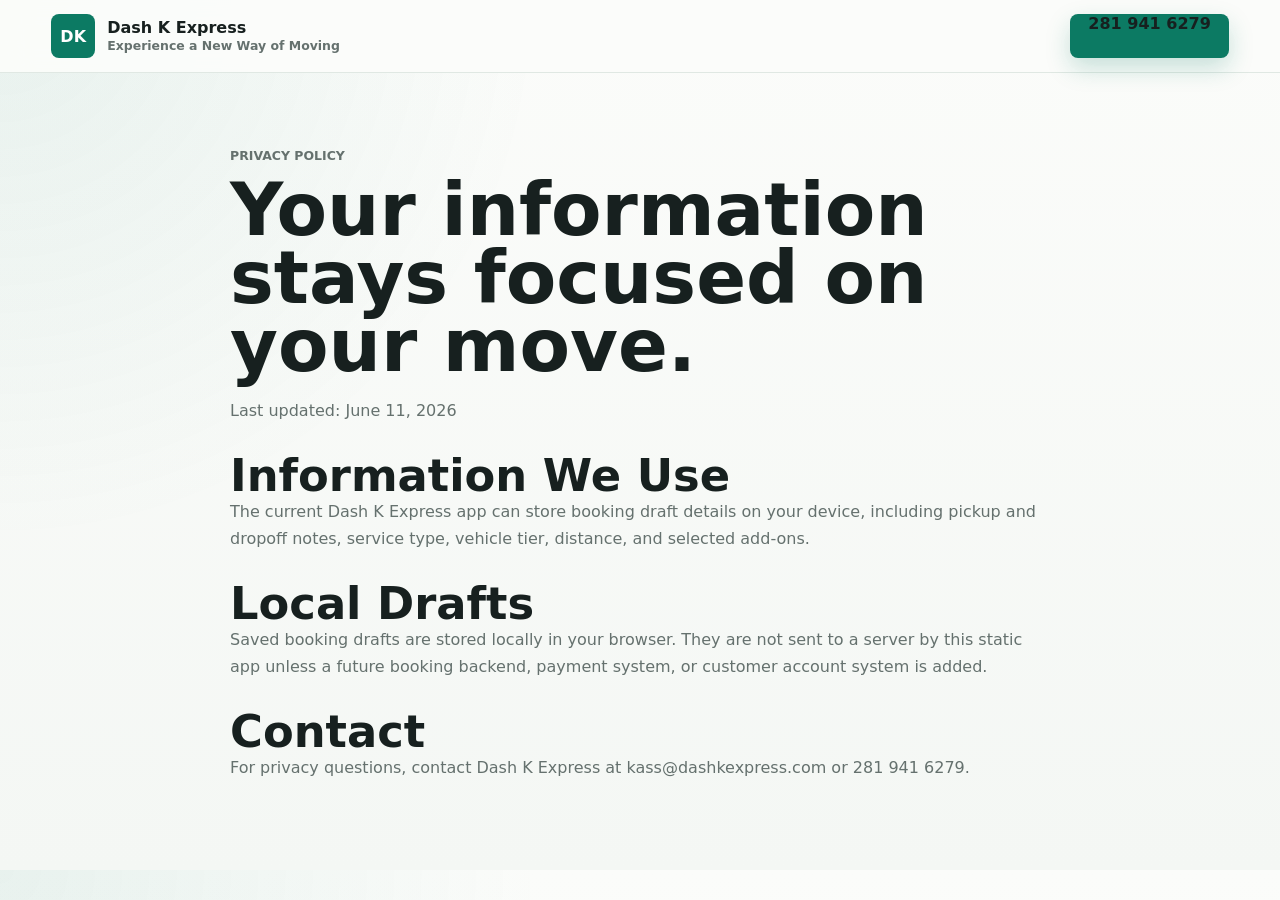
<file: privacy.html>
<!doctype html>
<html lang="en">
  <head>
    <meta charset="utf-8">
    <meta name="viewport" content="width=device-width, initial-scale=1">
    <title>Privacy Policy | Dash K Express</title>
    <meta name="description" content="Privacy policy for Dash K Express.">
    <link rel="canonical" href="https://www.dashkexpress.com/privacy.html">
    <meta name="theme-color" content="#0c7a63">
    <link rel="manifest" href="manifest.webmanifest">
    <link rel="icon" href="icons/icon.svg" type="image/svg+xml">
    <link rel="stylesheet" href="styles.css">
  </head>
  <body>
    <header class="topbar">
      <a class="brand" href="index.html#booking" aria-label="Dash K Express home">
        <span class="brand-mark">DK</span>
        <span>
          <strong>Dash K Express</strong>
          <small>Experience a New Way of Moving</small>
        </span>
      </a>
      <a class="call-button" href="tel:+12819416279">281 941 6279</a>
    </header>

    <main class="legal-page">
      <p class="eyebrow">Privacy Policy</p>
      <h1>Your information stays focused on your move.</h1>
      <p>Last updated: June 11, 2026</p>

      <section>
        <h2>Information We Use</h2>
        <p>The current Dash K Express app can store booking draft details on your device, including pickup and dropoff notes, service type, vehicle tier, distance, and selected add-ons.</p>
      </section>

      <section>
        <h2>Local Drafts</h2>
        <p>Saved booking drafts are stored locally in your browser. They are not sent to a server by this static app unless a future booking backend, payment system, or customer account system is added.</p>
      </section>

      <section>
        <h2>Contact</h2>
        <p>For privacy questions, contact Dash K Express at kass@dashkexpress.com or 281 941 6279.</p>
      </section>
    </main>
  </body>
</html>
</file>
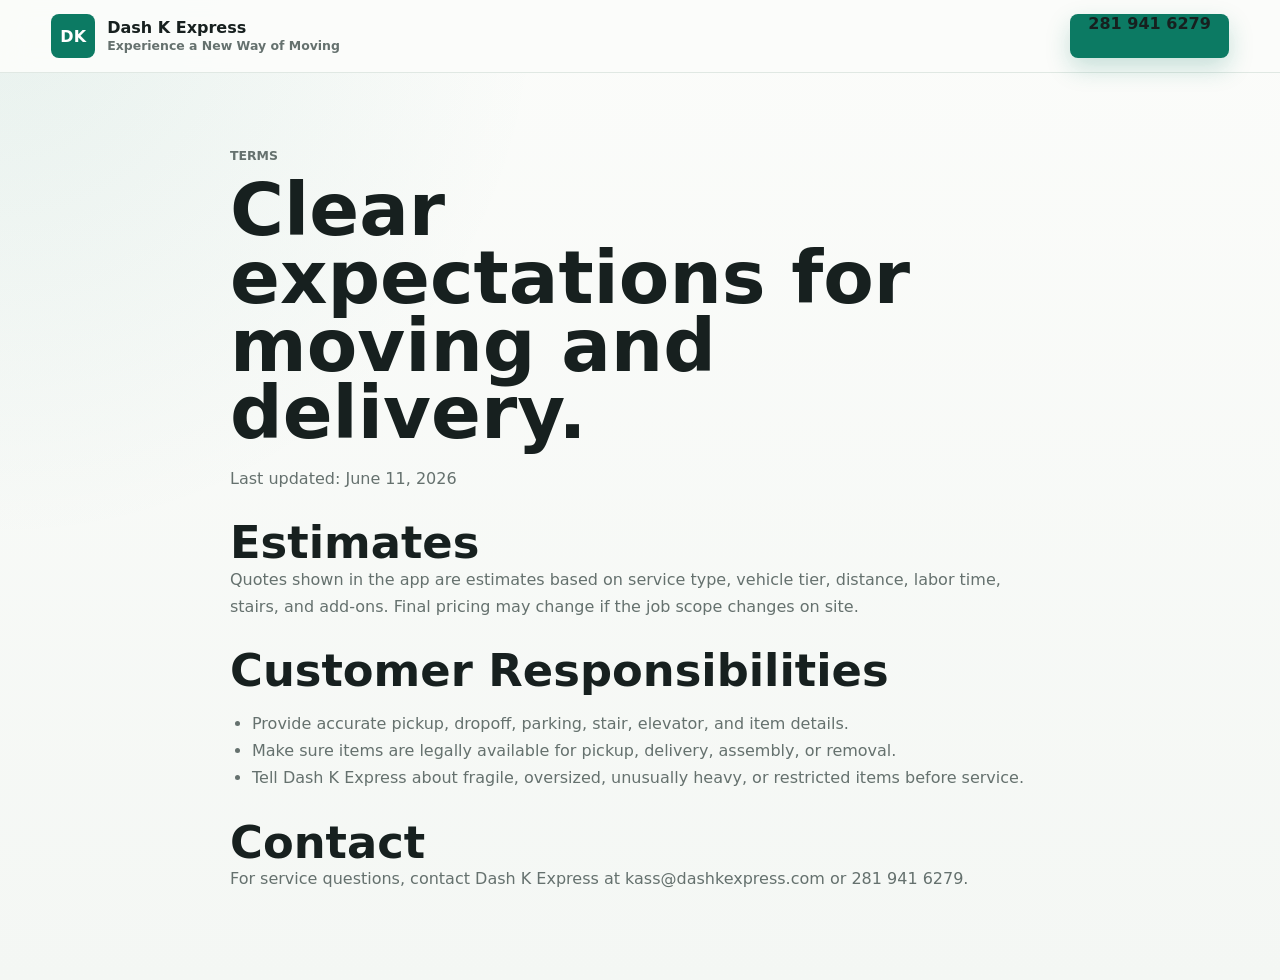
<file: terms.html>
<!doctype html>
<html lang="en">
  <head>
    <meta charset="utf-8">
    <meta name="viewport" content="width=device-width, initial-scale=1">
    <title>Terms | Dash K Express</title>
    <meta name="description" content="Terms for Dash K Express.">
    <link rel="canonical" href="https://www.dashkexpress.com/terms.html">
    <meta name="theme-color" content="#0c7a63">
    <link rel="manifest" href="manifest.webmanifest">
    <link rel="icon" href="icons/icon.svg" type="image/svg+xml">
    <link rel="stylesheet" href="styles.css">
  </head>
  <body>
    <header class="topbar">
      <a class="brand" href="index.html#booking" aria-label="Dash K Express home">
        <span class="brand-mark">DK</span>
        <span>
          <strong>Dash K Express</strong>
          <small>Experience a New Way of Moving</small>
        </span>
      </a>
      <a class="call-button" href="tel:+12819416279">281 941 6279</a>
    </header>

    <main class="legal-page">
      <p class="eyebrow">Terms</p>
      <h1>Clear expectations for moving and delivery.</h1>
      <p>Last updated: June 11, 2026</p>

      <section>
        <h2>Estimates</h2>
        <p>Quotes shown in the app are estimates based on service type, vehicle tier, distance, labor time, stairs, and add-ons. Final pricing may change if the job scope changes on site.</p>
      </section>

      <section>
        <h2>Customer Responsibilities</h2>
        <ul>
          <li>Provide accurate pickup, dropoff, parking, stair, elevator, and item details.</li>
          <li>Make sure items are legally available for pickup, delivery, assembly, or removal.</li>
          <li>Tell Dash K Express about fragile, oversized, unusually heavy, or restricted items before service.</li>
        </ul>
      </section>

      <section>
        <h2>Contact</h2>
        <p>For service questions, contact Dash K Express at kass@dashkexpress.com or 281 941 6279.</p>
      </section>
    </main>
  </body>
</html>
</file>
<file: styles.css>
:root {
  color-scheme: light;
  --ink: #17201f;
  --muted: #65716e;
  --line: #dbe3df;
  --paper: #fbfcfa;
  --panel: #ffffff;
  --green: #0c7a63;
  --green-dark: #075846;
  --orange: #f27b35;
  --yellow: #f5c84c;
  --blue: #2d6cdf;
  --shadow: 0 24px 60px rgba(23, 32, 31, 0.14);
  --soft-shadow: 0 12px 34px rgba(23, 32, 31, 0.08);
}

* {
  box-sizing: border-box;
}

html {
  scroll-behavior: smooth;
}

body {
  margin: 0;
  font-family: Inter, ui-sans-serif, system-ui, -apple-system, BlinkMacSystemFont, "Segoe UI", sans-serif;
  background:
    radial-gradient(circle at top left, rgba(12, 122, 99, 0.08), transparent 34rem),
    linear-gradient(180deg, #fbfcfa 0%, #f4f7f4 100%);
  color: var(--ink);
}

button,
input,
select,
textarea {
  font: inherit;
}

button {
  cursor: pointer;
}

.topbar {
  position: sticky;
  top: 0;
  z-index: 20;
  display: flex;
  align-items: center;
  justify-content: space-between;
  gap: 24px;
  padding: 14px clamp(18px, 4vw, 56px);
  background: rgba(251, 252, 250, 0.94);
  border-bottom: 1px solid rgba(219, 227, 223, 0.82);
  backdrop-filter: blur(14px);
}

.mobile-tabbar {
  display: none;
}

.brand,
.topbar nav,
.hero-actions,
.service-strip,
.section-heading,
.crew-card,
footer {
  display: flex;
  align-items: center;
}

.brand {
  gap: 12px;
  color: inherit;
  text-decoration: none;
  min-width: 250px;
}

.brand-mark {
  display: grid;
  place-items: center;
  width: 44px;
  height: 44px;
  border-radius: 8px;
  background: var(--green);
  color: #fff;
  font-weight: 900;
}

.brand strong,
.brand small {
  display: block;
}

.brand small {
  color: var(--muted);
  margin-top: 2px;
  font-size: 0.78rem;
  line-height: 1.2;
}

.topbar nav {
  gap: clamp(10px, 2vw, 22px);
}

.topbar a {
  color: var(--ink);
  font-weight: 700;
  text-decoration: none;
}

.topbar nav a {
  color: var(--muted);
  font-size: 0.94rem;
}

.call-button,
.primary-action,
.ghost-action {
  border: 0;
  border-radius: 8px;
  min-height: 44px;
  padding: 0 18px;
  font-weight: 800;
  text-decoration: none;
  transition: transform 160ms ease, box-shadow 160ms ease, background 160ms ease;
}

.call-button,
.primary-action {
  color: #fff;
  background: var(--green);
  box-shadow: 0 10px 24px rgba(12, 122, 99, 0.22);
}

.ghost-action {
  color: var(--ink);
  background: #eef3f0;
}

.call-button:hover,
.primary-action:hover,
.ghost-action:hover {
  transform: translateY(-1px);
}

.compact {
  min-height: 38px;
}

.wide {
  width: 100%;
}

.hero {
  min-height: calc(100vh - 73px);
  display: grid;
  grid-template-columns: minmax(0, 0.95fr) minmax(440px, 1.05fr);
  gap: clamp(28px, 5vw, 72px);
  align-items: center;
  padding: clamp(44px, 7vw, 92px) clamp(18px, 4vw, 56px) 42px;
  overflow: hidden;
}

.hero-copy {
  max-width: 660px;
}

.eyebrow {
  margin: 0 0 10px;
  color: var(--green);
  font-size: 0.78rem;
  font-weight: 900;
  letter-spacing: 0;
  text-transform: uppercase;
}

h1,
h2,
h3,
p {
  margin-top: 0;
}

h1 {
  margin-bottom: 18px;
  font-size: clamp(3.2rem, 7vw, 6.6rem);
  line-height: 0.92;
  letter-spacing: 0;
  max-width: 760px;
}

h2 {
  margin-bottom: 0;
  font-size: clamp(1.8rem, 3.5vw, 3.1rem);
  line-height: 1.02;
  letter-spacing: 0;
}

h3 {
  margin-bottom: 6px;
  font-size: 1.02rem;
}

.hero-text {
  max-width: 560px;
  color: var(--muted);
  font-size: 1.16rem;
  line-height: 1.65;
}

.hero-actions {
  flex-wrap: wrap;
  gap: 12px;
  margin: 28px 0;
}

.hero-metrics {
  display: grid;
  grid-template-columns: repeat(3, minmax(0, 1fr));
  gap: 10px;
  max-width: 560px;
  margin: 0 0 22px;
}

.app-install-card {
  display: grid;
  gap: 8px;
  max-width: 560px;
  margin: -8px 0 22px;
  border: 1px solid rgba(12, 122, 99, 0.2);
  border-radius: 8px;
  background: rgba(255, 255, 255, 0.82);
  padding: 14px;
  box-shadow: var(--soft-shadow);
}

.app-install-card span {
  color: var(--green-dark);
  font-weight: 900;
}

.app-install-card p {
  margin: 0;
  color: var(--muted);
  line-height: 1.45;
}

.app-install-card .ghost-action {
  justify-self: start;
}

.hero-metrics div {
  border: 1px solid rgba(219, 227, 223, 0.9);
  border-radius: 8px;
  background: rgba(255, 255, 255, 0.74);
  padding: 14px;
  box-shadow: var(--soft-shadow);
}

.hero-metrics strong,
.hero-metrics span {
  display: block;
}

.hero-metrics strong {
  font-size: 1rem;
}

.hero-metrics span {
  margin-top: 3px;
  color: var(--muted);
  font-size: 0.82rem;
  font-weight: 800;
}

.service-strip {
  flex-wrap: wrap;
  gap: 10px;
}

.service-strip span,
.status-pill {
  border: 1px solid var(--line);
  border-radius: 999px;
  background: rgba(255, 255, 255, 0.88);
  color: var(--muted);
  padding: 8px 12px;
  font-size: 0.86rem;
  font-weight: 800;
}

.hero-visual {
  position: relative;
  min-height: 560px;
  border-radius: 8px;
  overflow: hidden;
  background:
    linear-gradient(160deg, rgba(255, 255, 255, 0.18), transparent 38%),
    linear-gradient(#cfe5f7 0 48%, #e8eee9 48% 100%);
  box-shadow: var(--shadow);
}

.city-skyline {
  position: absolute;
  inset: auto 0 250px 0;
  height: 180px;
  background:
    linear-gradient(90deg, transparent 0 5%, #8fa9b8 5% 13%, transparent 13% 18%, #678492 18% 28%, transparent 28% 32%, #7695a5 32% 42%, transparent 42% 48%, #89a3b0 48% 60%, transparent 60% 68%, #6f8997 68% 80%, transparent 80% 100%);
  opacity: 0.72;
}

.street {
  position: absolute;
  inset: auto 0 0 0;
  height: 235px;
  background: #6a706f;
}

.street::after {
  content: "";
  position: absolute;
  left: 0;
  right: 0;
  top: 34px;
  height: 8px;
  background: repeating-linear-gradient(90deg, #f1f4ef 0 68px, transparent 68px 120px);
}

.truck {
  position: absolute;
  right: 7%;
  bottom: 92px;
  width: min(78%, 620px);
  height: 230px;
}

.truck-box {
  position: absolute;
  left: 0;
  bottom: 42px;
  width: 68%;
  height: 168px;
  border-radius: 8px 8px 4px 4px;
  background: #f7faf7;
  border: 6px solid #263331;
}

.truck-box span {
  position: absolute;
  top: 36px;
  left: 34px;
  color: var(--green);
  font-size: clamp(1.2rem, 3vw, 2.1rem);
  font-weight: 1000;
}

.truck-cab {
  position: absolute;
  right: 0;
  bottom: 42px;
  width: 35%;
  height: 128px;
  border-radius: 8px 18px 6px 4px;
  background: var(--orange);
  border: 6px solid #263331;
}

.truck-cab::before {
  content: "";
  position: absolute;
  top: 18px;
  right: 24px;
  width: 72px;
  height: 46px;
  border-radius: 4px;
  background: #b9def3;
  border: 5px solid #263331;
}

.wheel {
  position: absolute;
  bottom: 0;
  width: 78px;
  height: 78px;
  border-radius: 50%;
  background: #1d2524;
  border: 12px solid #3a4644;
}

.wheel::after {
  content: "";
  position: absolute;
  inset: 18px;
  border-radius: 50%;
  background: #cdd7d2;
}

.wheel-one {
  left: 14%;
}

.wheel-two {
  right: 13%;
}

.box-stack {
  position: absolute;
  left: 9%;
  bottom: 72px;
  width: 180px;
  height: 170px;
}

.box-stack span {
  position: absolute;
  display: block;
  border-radius: 7px;
  background: var(--yellow);
  border: 5px solid #263331;
}

.box-stack span:nth-child(1) {
  width: 94px;
  height: 78px;
  left: 0;
  bottom: 0;
}

.box-stack span:nth-child(2) {
  width: 88px;
  height: 94px;
  left: 72px;
  bottom: 0;
  background: #dca35e;
}

.box-stack span:nth-child(3) {
  width: 104px;
  height: 74px;
  left: 34px;
  bottom: 82px;
  background: #f5c84c;
}

.sofa {
  position: absolute;
  left: 16%;
  bottom: 218px;
  width: 210px;
  height: 76px;
  border-radius: 18px 18px 8px 8px;
  background: #2d6cdf;
  border: 5px solid #263331;
  transform: rotate(-5deg);
}

.sofa::before,
.sofa::after {
  content: "";
  position: absolute;
  bottom: -22px;
  width: 44px;
  height: 52px;
  border-radius: 8px;
  background: #2d6cdf;
  border: 5px solid #263331;
}

.sofa::before {
  left: 14px;
}

.sofa::after {
  right: 14px;
}

.mover {
  position: absolute;
  width: 34px;
  height: 92px;
  border-radius: 16px 16px 7px 7px;
  background: #263331;
}

.mover::before {
  content: "";
  position: absolute;
  top: -32px;
  left: 4px;
  width: 26px;
  height: 26px;
  border-radius: 50%;
  background: #9c6a42;
}

.mover::after {
  content: "";
  position: absolute;
  left: -10px;
  top: 18px;
  width: 54px;
  height: 24px;
  border-radius: 999px;
  background: var(--orange);
}

.mover-one {
  left: 31%;
  bottom: 80px;
}

.mover-two {
  left: 45%;
  bottom: 78px;
  transform: scaleX(-1);
}

.booking-grid,
.agent-console,
.dashboard,
.crews,
.services,
.service-areas,
.recruiting,
.platform-section,
.ops-board {
  padding: clamp(36px, 6vw, 72px) clamp(18px, 4vw, 56px);
}

.booking-grid {
  display: grid;
  grid-template-columns: minmax(0, 1fr) minmax(300px, 380px);
  gap: 22px;
  background:
    linear-gradient(180deg, #edf3ef 0%, #f7faf7 100%);
}

.booking-panel,
.estimate-panel,
.agent-panel,
.hr-panel,
.hr-summary,
.agent-status-card,
.phone-shell,
.timeline,
.crew-card,
.service-grid article,
.area-grid article,
.ops-columns article {
  border: 1px solid var(--line);
  border-radius: 8px;
  background: var(--panel);
  box-shadow: var(--soft-shadow);
}

.booking-panel,
.estimate-panel,
.agent-panel,
.hr-panel,
.hr-summary,
.service-grid article,
.area-grid article,
.ops-columns article {
  position: relative;
  border-color: rgba(219, 227, 223, 0.92);
}

.booking-panel::before,
.agent-panel::before,
.hr-panel::before,
.hr-summary::before {
  content: "";
  position: absolute;
  inset: 0 0 auto 0;
  height: 4px;
  border-radius: 8px 8px 0 0;
  background: linear-gradient(90deg, var(--green), var(--orange));
}

.services {
  background: #fff;
}

.service-grid,
.area-grid,
.platform-grid {
  display: grid;
  grid-template-columns: repeat(3, minmax(0, 1fr));
  gap: 16px;
}

.service-grid article,
.area-grid article,
.platform-grid article {
  padding: 20px;
  transition: transform 160ms ease, box-shadow 160ms ease, border-color 160ms ease;
}

.service-grid article:hover,
.area-grid article:hover,
.platform-grid article:hover {
  transform: translateY(-3px);
  border-color: rgba(12, 122, 99, 0.38);
  box-shadow: 0 18px 42px rgba(23, 32, 31, 0.12);
}

.service-grid span,
.area-grid span,
.platform-grid span {
  display: inline-grid;
  place-items: center;
  width: auto;
  min-width: 52px;
  height: 38px;
  padding: 0 10px;
  margin-bottom: 18px;
  border-radius: 8px;
  background: #dff4ee;
  color: var(--green-dark);
  font-weight: 900;
}

.service-grid p,
.area-grid p,
.platform-grid p {
  margin-bottom: 0;
  color: var(--muted);
  line-height: 1.55;
}

.platform-section {
  background:
    linear-gradient(180deg, #fff 0%, #edf3ef 100%);
}

.platform-grid article {
  border: 1px solid rgba(219, 227, 223, 0.92);
  border-radius: 8px;
  background: var(--panel);
  box-shadow: var(--soft-shadow);
}

.platform-grid span {
  background: #e8eefb;
  color: var(--blue);
}

.service-areas {
  background:
    linear-gradient(180deg, #f7faf7 0%, #edf3ef 100%);
}

.area-grid {
  grid-template-columns: repeat(2, minmax(0, 1fr));
}

.agent-console {
  display: grid;
  grid-template-columns: minmax(0, 0.88fr) minmax(340px, 1.12fr);
  gap: 24px;
  align-items: start;
  background:
    linear-gradient(135deg, #17201f 0%, #0f3029 100%);
  color: #fff;
}

.agent-copy {
  max-width: 560px;
}

.agent-copy .eyebrow {
  color: #98ead6;
}

.agent-copy p:not(.eyebrow) {
  color: #c8d5d0;
  line-height: 1.65;
  margin-top: 16px;
  font-size: 1.06rem;
}

.agent-panel {
  display: grid;
  gap: 16px;
  padding: clamp(18px, 3vw, 28px);
  color: var(--ink);
}

.assistant-mode {
  display: grid;
  grid-template-columns: repeat(2, minmax(0, 1fr));
  gap: 10px;
}

.assistant-mode article {
  display: grid;
  gap: 5px;
  min-height: 96px;
  padding: 14px;
  border: 1px solid rgba(12, 122, 99, 0.18);
  border-radius: 8px;
  background: #f6fbf8;
}

.assistant-mode strong {
  color: var(--green-dark);
}

.assistant-mode span {
  color: var(--muted);
  line-height: 1.45;
  font-size: 0.9rem;
}

.agent-toolbar {
  display: flex;
  flex-wrap: wrap;
  gap: 10px;
}

.agent-status-card {
  display: flex;
  gap: 14px;
  align-items: center;
  padding: 16px;
  box-shadow: none;
}

.agent-status-card p {
  margin: 4px 0 0;
  color: var(--muted);
}

.agent-steps {
  display: grid;
  gap: 8px;
  list-style: none;
  margin: 0;
  padding: 0;
}

.agent-steps li {
  display: flex;
  align-items: center;
  gap: 10px;
  min-height: 44px;
  border: 1px solid var(--line);
  border-radius: 8px;
  padding: 10px 12px;
  background: #fff;
  color: var(--muted);
  font-weight: 800;
}

.agent-steps span {
  width: 18px;
  height: 18px;
  flex: 0 0 18px;
  border-radius: 50%;
  border: 2px solid #b9c8c2;
  background: #fff;
}

.agent-steps .active {
  color: var(--ink);
  border-color: rgba(12, 122, 99, 0.42);
  background: #f3fbf8;
}

.agent-steps .active span {
  border-color: var(--green);
}

.agent-steps .done {
  color: var(--green-dark);
}

.agent-steps .done span {
  border-color: var(--green);
  background: var(--green);
  box-shadow: inset 0 0 0 4px #fff;
}

.agent-log {
  min-height: 132px;
  max-height: 220px;
  overflow: auto;
  border-radius: 8px;
  background: #101817;
  color: #d7e5e0;
  padding: 14px;
  font-family: "Cascadia Code", Consolas, monospace;
  font-size: 0.84rem;
  line-height: 1.55;
}

.agent-log p {
  margin: 0 0 8px;
}

.agent-log p:last-child {
  margin-bottom: 0;
}

.ops-columns article.agent-updated {
  border-color: var(--green);
  box-shadow: 0 14px 30px rgba(12, 122, 99, 0.16);
}

@keyframes pulse-ring {
  from {
    transform: scale(0.72);
    opacity: 1;
  }

  to {
    transform: scale(1.45);
    opacity: 0;
  }
}

.booking-panel,
.estimate-panel {
  padding: clamp(18px, 3vw, 30px);
}

.panel-heading,
.field-row,
.price-breakdown div {
  display: flex;
  gap: 18px;
}

.panel-heading {
  align-items: flex-start;
  justify-content: space-between;
  margin-bottom: 22px;
}

.field-row > label {
  flex: 1 1 220px;
}

label,
.range-label,
.segmented-control legend {
  display: grid;
  gap: 8px;
  color: #36423f;
  font-size: 0.92rem;
  font-weight: 800;
}

input,
select,
textarea {
  width: 100%;
  border: 1px solid #cbd6d1;
  border-radius: 8px;
  background: #fff;
  color: var(--ink);
  padding: 12px 13px;
  outline: none;
}

input:focus,
select:focus,
textarea:focus {
  border-color: var(--green);
  box-shadow: 0 0 0 4px rgba(12, 122, 99, 0.12);
}

.booking-panel {
  display: grid;
  gap: 18px;
}

.segmented-control {
  display: grid;
  grid-template-columns: repeat(3, 1fr);
  gap: 8px;
  border: 0;
  margin: 0;
  padding: 0;
}

.segmented-control legend {
  grid-column: 1 / -1;
  margin-bottom: 2px;
}

.segmented-control label {
  display: block;
}

.segmented-control input {
  position: absolute;
  width: 1px;
  height: 1px;
  opacity: 0;
  pointer-events: none;
}

.segmented-control span {
  display: grid;
  place-items: center;
  min-height: 46px;
  border: 1px solid #cbd6d1;
  border-radius: 8px;
  color: var(--muted);
  background: #fff;
}

.segmented-control input:checked + span {
  border-color: var(--green);
  color: #fff;
  background: var(--green);
}

.range-label {
  grid-template-columns: 1fr auto;
}

.range-label input {
  grid-column: 1 / -1;
  padding: 0;
  accent-color: var(--green);
}

.option-grid {
  display: grid;
  grid-template-columns: repeat(2, minmax(0, 1fr));
  gap: 10px;
}

.option-grid label {
  display: flex;
  align-items: center;
  gap: 10px;
  min-height: 44px;
  border: 1px solid var(--line);
  border-radius: 8px;
  padding: 10px 12px;
  background: #fff;
}

.option-grid input {
  width: 18px;
  height: 18px;
  accent-color: var(--green);
}

.estimate-panel {
  align-self: start;
  position: sticky;
  top: 96px;
  display: grid;
  gap: 18px;
}

.estimate-card {
  padding: 22px;
  border-radius: 8px;
  color: #fff;
  background:
    linear-gradient(145deg, var(--green-dark), #0a715b);
}

.estimate-card .eyebrow {
  color: #98ead6;
}

.estimate-card strong {
  display: block;
  font-size: 3.1rem;
  line-height: 1;
}

.estimate-card span,
.fine-print,
.ops-columns p,
.crew-card p,
.timeline p,
.job-card p {
  color: var(--muted);
}

.price-breakdown {
  display: grid;
  gap: 10px;
  margin: 0;
}

.price-breakdown div {
  justify-content: space-between;
  border-bottom: 1px solid var(--line);
  padding-bottom: 10px;
}

.price-breakdown dt,
.price-breakdown dd {
  margin: 0;
}

.price-breakdown dd {
  font-weight: 900;
}

.section-heading {
  justify-content: space-between;
  gap: 20px;
  margin-bottom: 26px;
}

.tracking-layout {
  display: grid;
  grid-template-columns: minmax(280px, 420px) minmax(0, 1fr);
  gap: 24px;
  align-items: stretch;
}

.phone-shell {
  padding: 14px;
  background: #202928;
}

.phone-screen {
  min-height: 610px;
  overflow: hidden;
  border-radius: 8px;
  background: #f8faf8;
}

.map-panel {
  position: relative;
  min-height: 360px;
  background:
    linear-gradient(90deg, transparent 48%, #cfd9d5 48% 52%, transparent 52%),
    linear-gradient(0deg, transparent 42%, #cfd9d5 42% 46%, transparent 46%),
    #e9f0ec;
}

.route-dot,
.van-marker,
.route-line {
  position: absolute;
}

.route-dot {
  width: 24px;
  height: 24px;
  border-radius: 50%;
  border: 5px solid #fff;
  box-shadow: 0 8px 22px rgba(23, 32, 31, 0.22);
}

.pickup-dot {
  left: 26%;
  top: 25%;
  background: var(--green);
}

.dropoff-dot {
  right: 25%;
  bottom: 22%;
  background: var(--orange);
}

.route-line {
  left: 31%;
  right: 30%;
  top: 34%;
  height: 44%;
  border-right: 5px dashed var(--green);
  border-bottom: 5px dashed var(--green);
  border-radius: 0 0 28px 0;
}

.van-marker {
  right: 34%;
  top: 48%;
  width: 54px;
  height: 36px;
  border-radius: 8px 12px 8px 8px;
  background: var(--orange);
  border: 4px solid #263331;
}

.job-card {
  margin: 18px;
  padding: 20px;
  border-radius: 8px;
  background: #fff;
  box-shadow: 0 12px 24px rgba(23, 32, 31, 0.12);
}

.crew-mini {
  display: flex;
  align-items: center;
  gap: 8px;
  margin-top: 16px;
}

.crew-mini span,
.avatar {
  display: grid;
  place-items: center;
  width: 40px;
  height: 40px;
  border-radius: 50%;
  background: #dff4ee;
  color: var(--green-dark);
  font-weight: 900;
}

.crew-mini small {
  color: var(--muted);
  font-weight: 800;
}

.timeline {
  counter-reset: steps;
  list-style: none;
  margin: 0;
  padding: 18px 24px;
}

.timeline li {
  position: relative;
  min-height: 96px;
  padding-left: 52px;
}

.timeline li::before {
  content: "";
  position: absolute;
  left: 15px;
  top: 34px;
  bottom: 0;
  width: 2px;
  background: var(--line);
}

.timeline li:last-child::before {
  display: none;
}

.timeline span {
  position: absolute;
  left: 0;
  top: 0;
  display: grid;
  place-items: center;
  width: 32px;
  height: 32px;
  border-radius: 50%;
  background: #edf3ef;
  border: 1px solid var(--line);
}

.timeline span::after {
  content: "";
  width: 10px;
  height: 10px;
  border-radius: 50%;
  background: #9caaa5;
}

.timeline .done span {
  background: var(--green);
}

.timeline .done span::after {
  background: #fff;
}

.crews {
  background: #fff;
}

.recruiting {
  background:
    linear-gradient(180deg, #f7faf7 0%, #edf3ef 100%);
}

.internal-page {
  background: #edf3ef;
}

.recruiting.standalone {
  min-height: calc(100vh - 73px);
}

.recruiting.standalone .section-heading {
  align-items: flex-end;
}

.recruiting.standalone h1 {
  margin-bottom: 14px;
  font-size: clamp(2.7rem, 6vw, 5.4rem);
  max-width: 840px;
}

.hr-login {
  min-height: calc(100vh - 73px);
  display: grid;
  place-items: center;
  padding: clamp(36px, 6vw, 72px) clamp(18px, 4vw, 56px);
}

.hr-login-card {
  width: min(100%, 520px);
  display: grid;
  gap: 18px;
  border: 1px solid var(--line);
  border-radius: 8px;
  background: var(--panel);
  padding: clamp(22px, 4vw, 34px);
  box-shadow: var(--shadow);
}

.hr-login-card h1 {
  margin-bottom: 0;
  font-size: clamp(2.25rem, 5vw, 3.9rem);
  line-height: 0.98;
}

.hr-login-card p:not(.eyebrow) {
  margin: 0;
  color: var(--muted);
  line-height: 1.55;
}

.hr-login-card.denied {
  border-color: rgba(242, 123, 53, 0.45);
}

.payment-onboarding {
  margin-top: clamp(28px, 5vw, 52px);
}

.hr-layout {
  display: grid;
  grid-template-columns: minmax(0, 1.05fr) minmax(360px, 0.95fr) minmax(280px, 360px);
  gap: 18px;
  align-items: start;
}

.hr-panel,
.hr-summary {
  position: relative;
  display: grid;
  gap: 18px;
  padding: clamp(18px, 3vw, 26px);
}

.hr-summary {
  position: sticky;
  top: 96px;
}

.hr-summary strong {
  display: block;
  font-size: 1.45rem;
  line-height: 1.15;
}

.hr-summary > p:not(.eyebrow),
.hr-steps p {
  color: var(--muted);
  line-height: 1.55;
}

.hr-steps {
  display: grid;
  gap: 10px;
  list-style: none;
  margin: 0;
  padding: 0;
}

.hr-steps li {
  position: relative;
  display: grid;
  grid-template-columns: 28px minmax(0, 1fr);
  column-gap: 10px;
  border: 1px solid var(--line);
  border-radius: 8px;
  background: #fff;
  padding: 12px;
}

.hr-steps li span {
  grid-row: 1 / span 2;
  display: grid;
  place-items: center;
  width: 24px;
  height: 24px;
  border: 2px solid #b9c8c2;
  border-radius: 50%;
}

.hr-steps li span::after {
  content: "";
  width: 8px;
  height: 8px;
  border-radius: 50%;
  background: #b9c8c2;
}

.hr-steps strong {
  color: var(--ink);
}

.hr-steps p {
  grid-column: 2;
  margin: 3px 0 0;
  font-size: 0.88rem;
}

.hr-steps .active {
  border-color: rgba(12, 122, 99, 0.42);
  background: #f3fbf8;
}

.hr-steps .active span {
  border-color: var(--green);
}

.hr-steps .active span::after {
  background: var(--green);
}

.hr-steps .done strong {
  color: var(--green-dark);
}

.hr-steps .done span {
  border-color: var(--green);
  background: var(--green);
}

.hr-steps .done span::after {
  background: #fff;
}

.hr-actions {
  display: flex;
  flex-wrap: wrap;
  gap: 10px;
}

.crew-grid {
  display: grid;
  grid-template-columns: repeat(3, minmax(0, 1fr));
  gap: 16px;
}

.crew-card {
  justify-content: space-between;
  gap: 14px;
  padding: 18px;
}

.crew-card.active {
  border-color: var(--green);
  box-shadow: 0 12px 26px rgba(12, 122, 99, 0.14);
}

.crew-card div {
  flex: 1;
}

.crew-card strong {
  color: var(--green);
}

.ops-tabs {
  display: flex;
  gap: 6px;
  padding: 5px;
  border: 1px solid var(--line);
  border-radius: 8px;
  background: #fff;
}

.ops-tabs button {
  border: 0;
  border-radius: 6px;
  padding: 9px 13px;
  background: transparent;
  color: var(--muted);
  font-weight: 900;
}

.ops-tabs .active {
  background: var(--green);
  color: #fff;
}

.ops-columns {
  display: grid;
  grid-template-columns: repeat(3, minmax(0, 1fr));
  gap: 16px;
}

.ops-columns article {
  padding: 20px;
}

.ops-columns span {
  color: var(--orange);
  font-weight: 900;
}

meter {
  width: 100%;
  height: 12px;
}

footer {
  justify-content: space-between;
  gap: 16px;
  padding: 24px clamp(18px, 4vw, 56px);
  border-top: 1px solid var(--line);
  color: var(--muted);
}

footer strong {
  color: var(--ink);
}

footer a {
  color: var(--green);
  font-weight: 900;
  text-decoration: none;
}

.legal-page {
  max-width: 900px;
  margin: 0 auto;
  padding: clamp(32px, 6vw, 72px) clamp(18px, 4vw, 40px);
}

.legal-page h1 {
  font-size: clamp(2.4rem, 6vw, 4.6rem);
}

.legal-page section {
  margin-top: 28px;
}

.legal-page p,
.legal-page li {
  color: var(--muted);
  line-height: 1.7;
}

.legal-page ul {
  padding-left: 22px;
}

@media (max-width: 980px) {
  .hero,
  .agent-console,
  .booking-grid,
  .tracking-layout {
    grid-template-columns: 1fr;
  }

  .hero {
    min-height: auto;
  }

  .hero-visual {
    min-height: 460px;
  }

  .estimate-panel {
    position: static;
  }

  .crew-grid,
  .service-grid,
  .area-grid,
  .platform-grid,
  .hr-layout,
  .ops-columns {
    grid-template-columns: 1fr;
  }

  .hr-summary {
    position: static;
  }
}

@media (max-width: 720px) {
  .topbar {
    align-items: flex-start;
    flex-wrap: wrap;
  }

  .brand {
    min-width: 0;
  }

  .topbar nav {
    order: 3;
    width: 100%;
    overflow-x: auto;
    padding-bottom: 4px;
  }

  .call-button {
    min-height: 40px;
    padding: 0 12px;
  }

  h1 {
    font-size: 3.2rem;
  }

  .hero-metrics {
    grid-template-columns: 1fr;
  }

  .field-row,
  .panel-heading,
  .section-heading,
  .agent-toolbar,
  footer {
    flex-direction: column;
    align-items: stretch;
  }

  .assistant-mode {
    grid-template-columns: 1fr;
  }

  body {
    padding-bottom: 78px;
  }

  .mobile-tabbar {
    position: fixed;
    left: 12px;
    right: 12px;
    bottom: 12px;
    z-index: 30;
    display: grid;
    grid-template-columns: repeat(4, 1fr);
    gap: 4px;
    border: 1px solid rgba(219, 227, 223, 0.94);
    border-radius: 8px;
    background: rgba(255, 255, 255, 0.94);
    padding: 6px;
    box-shadow: 0 16px 42px rgba(23, 32, 31, 0.2);
    backdrop-filter: blur(16px);
  }

  .mobile-tabbar a {
    display: grid;
    place-items: center;
    min-height: 42px;
    border-radius: 6px;
    color: var(--muted);
    font-size: 0.78rem;
    font-weight: 900;
    text-decoration: none;
  }

  .mobile-tabbar a:focus,
  .mobile-tabbar a:hover {
    color: #fff;
    background: var(--green);
  }

  .segmented-control,
  .option-grid {
    grid-template-columns: 1fr;
  }

  .hero-visual {
    min-height: 390px;
  }

  .truck {
    right: 4%;
    width: 84%;
    transform: scale(0.82);
    transform-origin: right bottom;
  }

  .box-stack {
    transform: scale(0.78);
    transform-origin: left bottom;
  }

  .sofa {
    transform: rotate(-5deg) scale(0.78);
    transform-origin: left bottom;
  }

  .mover-one {
    left: 34%;
  }

  .mover-two {
    left: 51%;
  }
}
</file>
